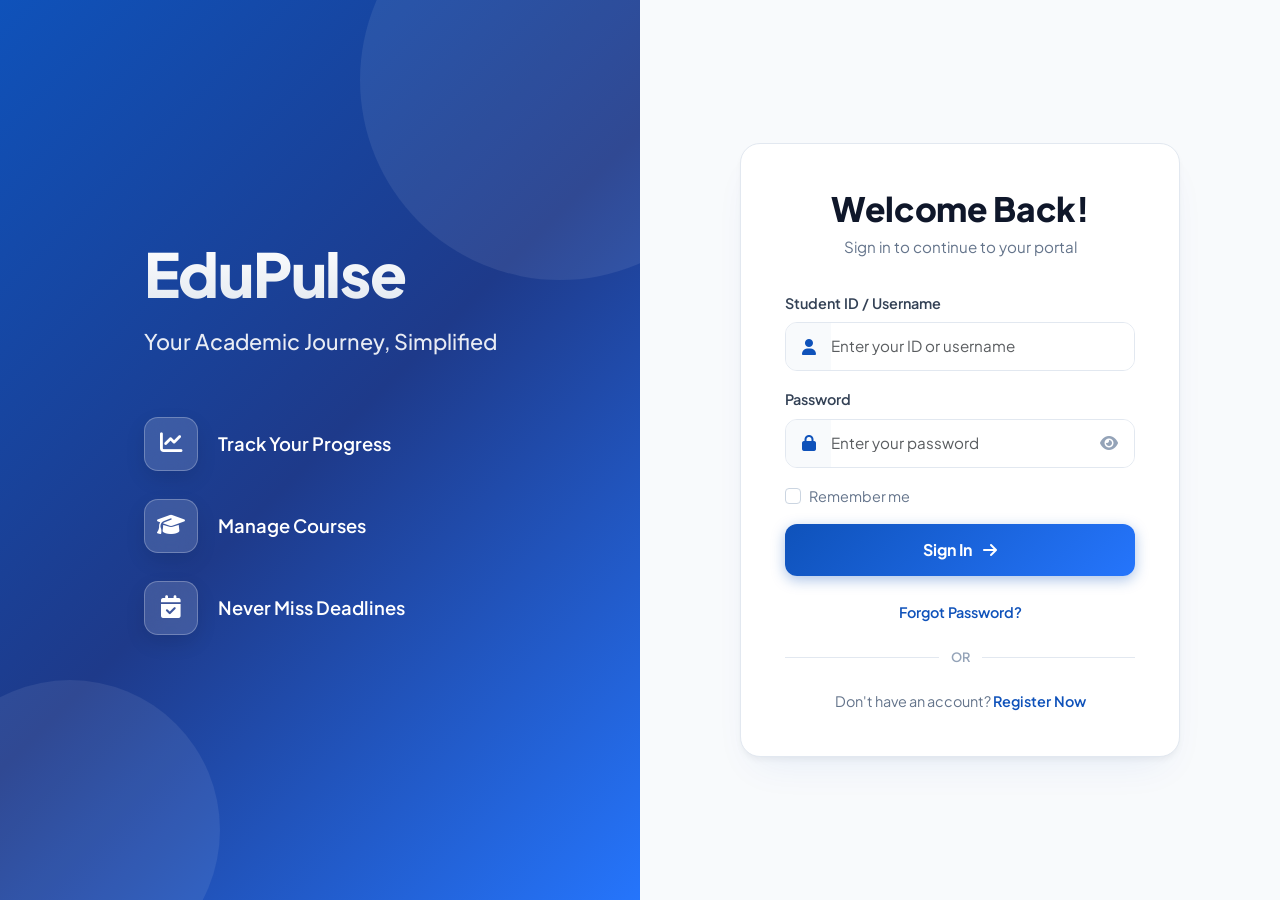
<file: index.html>
<!DOCTYPE html>
<html lang="en">

<head>
    <meta charset="UTF-8">
    <meta name="viewport" content="width=device-width, initial-scale=1.0">
    <title>EduPulse - Student Portal</title>

    <!-- Bootstrap CSS -->
    <link href="https://cdn.jsdelivr.net/npm/bootstrap@5.3.0/dist/css/bootstrap.min.css" rel="stylesheet">

    <!-- Font Awesome for icons -->
    <link rel="stylesheet" href="https://cdnjs.cloudflare.com/ajax/libs/font-awesome/6.4.0/css/all.min.css">

    <!-- Custom CSS -->
    <link rel="stylesheet" href="css/style.css">
</head>

<body>
    <div class="container-fluid">
        <div class="row min-vh-100">
            <!-- Left Side - Branding -->
            <div class="col-lg-6 left-section d-none d-lg-flex">
                <div class="content">
                    <h1 class="brand-title">EduPulse</h1>
                    <p class="brand-subtitle">Your Academic Journey, Simplified</p>
                    <div class="features">
                        <div class="feature-item">
                            <i class="fas fa-chart-line"></i>
                            <span>Track Your Progress</span>
                        </div>
                        <div class="feature-item">
                            <i class="fas fa-graduation-cap"></i>
                            <span>Manage Courses</span>
                        </div>
                        <div class="feature-item">
                            <i class="fas fa-calendar-check"></i>
                            <span>Never Miss Deadlines</span>
                        </div>
                    </div>
                </div>
            </div>

            <!-- Right Side - Login Form -->
            <div class="col-lg-6 right-section d-flex align-items-center justify-content-center">
                <div class="login-container">
                    <div class="text-center mb-4">
                        <h2 class="login-title">Welcome Back!</h2>
                        <p class="login-subtitle">Sign in to continue to your portal</p>
                    </div>

                    <form id="loginForm">
                        <div class="mb-3">
                            <label for="studentId" class="form-label">Student ID / Username</label>
                            <div class="input-group">
                                <span class="input-group-text"><i class="fas fa-user"></i></span>
                                <input type="text" class="form-control" id="studentId" name="enrollment_id"
                                    placeholder="Enter your ID or username" required>
                            </div>
                        </div>

                        <div class="mb-3">
                            <label for="password" class="form-label">Password</label>
                            <div class="input-group">
                                <span class="input-group-text"><i class="fas fa-lock"></i></span>
                                <input type="password" class="form-control" id="password" name="password"
                                    placeholder="Enter your password" required>
                                <span class="input-group-text toggle-password" id="togglePassword">
                                    <i class="fas fa-eye"></i>
                                </span>
                            </div>
                        </div>

                        <div class="mb-3 form-check">
                            <input type="checkbox" class="form-check-input" id="rememberMe">
                            <label class="form-check-label" for="rememberMe">Remember me</label>
                        </div>

                        <button type="submit" class="btn btn-primary w-100 login-btn">
                            Sign In <i class="fas fa-arrow-right ms-2"></i>
                        </button>
                    </form>

                    <div class="text-center mt-4">
                        <a href="#" class="forgot-link">Forgot Password?</a>
                    </div>

                    <div class="divider">
                        <span>OR</span>
                    </div>

                    <div class="text-center">
                        <p class="register-text">Don't have an account? <a href="#" class="register-link">Register
                                Now</a></p>
                    </div>
                </div>
            </div>
        </div>
    </div>

    <!-- Bootstrap JS -->
    <script src="https://cdn.jsdelivr.net/npm/bootstrap@5.3.0/dist/js/bootstrap.bundle.min.js"></script>

    <!-- Custom JS -->
    <script src="js/script.js"></script>

    <!-- Login Handler -->
    <script>
        document.getElementById('loginForm').addEventListener('submit', function (e) {
            e.preventDefault();

            // Get input values
            const enrollmentId = document.getElementById('studentId').value;
            const password = document.getElementById('password').value;

            // Create form data
            const formData = new FormData();
            formData.append('enrollment_id', enrollmentId);
            formData.append('password', password);

            // Show loading state
            const submitBtn = this.querySelector('button[type="submit"]');
            const originalText = submitBtn.innerHTML;
            submitBtn.innerHTML = '<i class="fas fa-spinner fa-spin"></i> Logging in...';
            submitBtn.disabled = true;

            // Send data to PHP
            console.log('Attempting login...');
            console.log('Username:', enrollmentId);

            fetch('./backend/api/login.php', {
                method: 'POST',
                body: formData
            })
                .then(response => {
                    console.log('Response status:', response.status);
                    return response.json();
                })
                .then(data => {
                    console.log('Login response:', data);

                    if (data.success) {
                        const rememberMe = document.getElementById('rememberMe')?.checked;
                        if (rememberMe) {
                            localStorage.setItem('studentId', enrollmentId);
                        } else {
                            localStorage.removeItem('studentId');
                        }

                        // Redirect based on user type
                        if (data.data.user_type === 'admin') {
                            window.location.href = 'admin/dashboard.html';
                        } else {
                            window.location.href = 'dashboard.html';
                        }
                    } else {
                        alert('❌ ' + data.message);
                        submitBtn.innerHTML = originalText;
                        submitBtn.disabled = false;
                    }
                })
                .catch(error => {
                    console.error('Error:', error);
                    alert('❌ Connection error. Please check console for details.');
                    submitBtn.innerHTML = originalText;
                    submitBtn.disabled = false;
                });
        });
    </script>
</body>

</html>
</file>
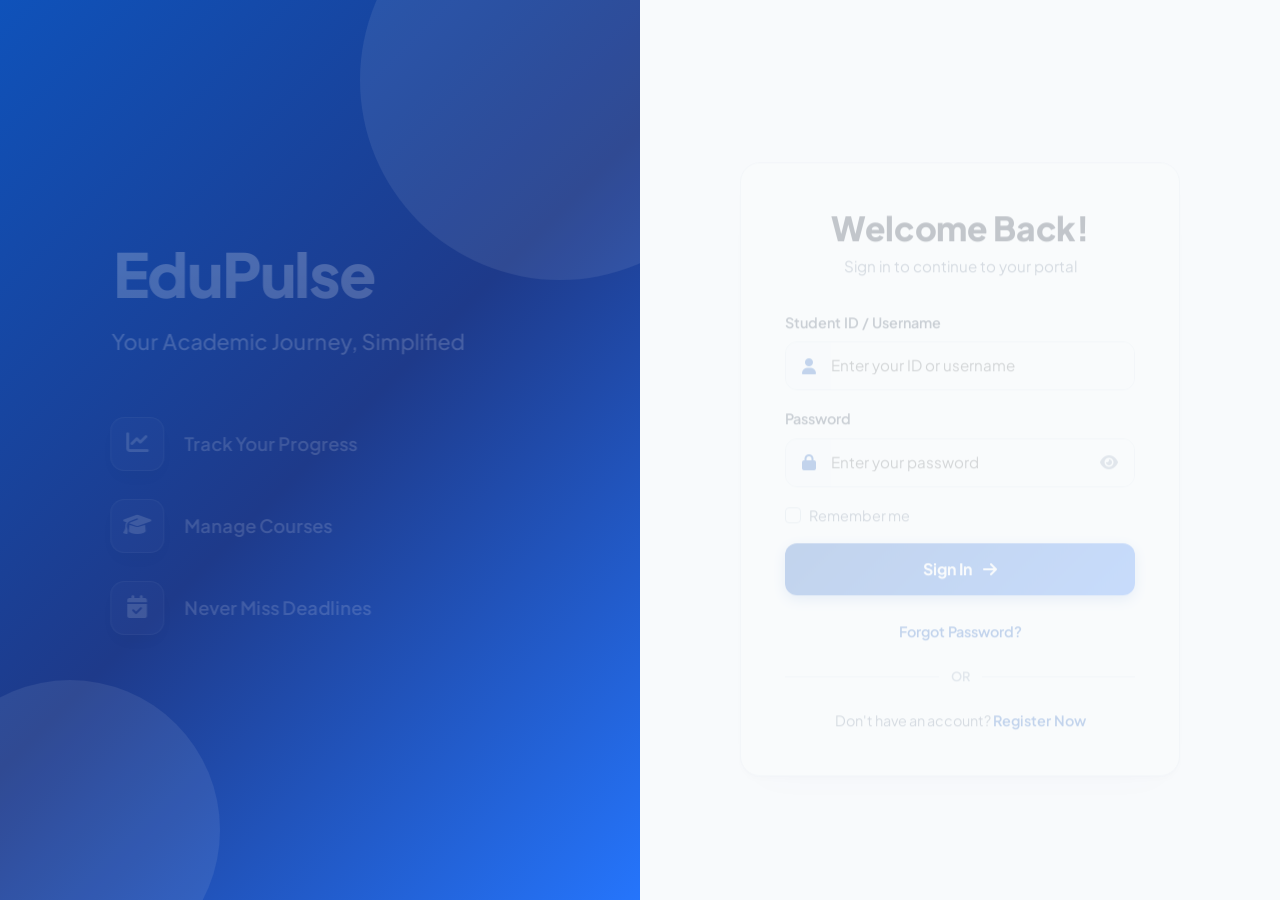
<file: profile.html>
<!DOCTYPE html>
<html lang="en">
<head>
    <meta charset="UTF-8">
    <meta name="viewport" content="width=device-width, initial-scale=1.0">
    <title>Profile - EduPulse</title>
    
    <!-- Bootstrap CSS -->
    <link href="https://cdn.jsdelivr.net/npm/bootstrap@5.3.0/dist/css/bootstrap.min.css" rel="stylesheet">
    
    <!-- Font Awesome -->
    <link rel="stylesheet" href="https://cdnjs.cloudflare.com/ajax/libs/font-awesome/6.4.0/css/all.min.css">
    
    <!-- Custom CSS -->
    <link rel="stylesheet" href="css/dashboard.css">
    <link rel="stylesheet" href="css/profile.css">
    <link rel="stylesheet" href="css/chatbot.css">
</head>
<body>
    <!-- Sidebar -->
    <div class="sidebar" id="sidebar">
        <div class="logo">
            <h3><i class="fas fa-graduation-cap me-2"></i>EduPulse</h3>
        </div>
        
        <ul class="nav-menu">
            <li>
                <a href="dashboard.html">
                    <i class="fas fa-home"></i>
                    <span>Dashboard</span>
                </a>
            </li>
            <li>
                <a href="analytics.html">
                    <i class="fas fa-chart-line"></i>
                    <span>Analytics</span>
                </a>
            </li>
            <li>
                <a href="courses.html">
                    <i class="fas fa-book"></i>
                    <span>Courses</span>
                </a>
            </li>
            <li>
                <a href="grades.html">
                    <i class="fas fa-chart-bar"></i>
                    <span>Grades</span>
                </a>
            </li>
            <li>
                <a href="attendance.html">
                    <i class="fas fa-calendar-check"></i>
                    <span>Attendance</span>
                </a>
            </li>
            <li>
                <a href="assignments.html">
                    <i class="fas fa-tasks"></i>
                    <span>Assignments</span>
                </a>
            </li>
              <li>
                <a href="extracurricular.html">
                    <i class="fas fa-trophy"></i>
                    <span>Activities</span>
                </a>
            </li>
            <li class="active">
                <a href="profile.html">
                    <i class="fas fa-user"></i>
                    <span>Profile</span>
                </a>
            </li>
        </ul>
        
        <div class="sidebar-footer">
            <a href="backend/api/logout.php" class="logout-btn">
                <i class="fas fa-sign-out-alt"></i>
                <span>Logout</span>
            </a>
        </div>
    </div>

    <!-- Main Content -->
    <div class="main-content">
        <!-- Top Navigation -->
        <nav class="top-nav">
            <div class="nav-left">
                <button class="toggle-btn" id="toggleSidebar">
                    <i class="fas fa-bars"></i>
                </button>
                <h4 class="page-title">My Profile</h4>
            </div>
            <div class="nav-right">
                <div class="profile-dropdown">
                    <img src="https://ui-avatars.com/api/?name=Student&background=0F52BA&color=fff" alt="Profile">
                    <span>Student</span>
                </div>
            </div>
        </nav>

        <!-- Profile Content -->
        <div class="dashboard-container">
            <div class="row g-4">
                <!-- Left Column - Profile Card -->
                <div class="col-lg-4">
                    <!-- Profile Overview -->
                    <div class="card profile-card">
                        <div class="card-body text-center">
                            <div class="profile-image-container">
                                <img src="https://ui-avatars.com/api/?name=John+Doe&background=667eea&color=fff&size=150" alt="Profile" class="profile-image">
                                <button class="edit-profile-btn" id="changePhotoBtn">
                                    <i class="fas fa-camera"></i>
                                </button>
                                <input type="file" id="photoInput" accept="image/png, image/jpeg, image/jpg" style="display: none;">
                            </div>
                            <div id="uploadActions" class="mt-2" style="display: none;">
                                <button class="btn btn-success btn-sm me-2" id="confirmUploadBtn">
                                    <i class="fas fa-check me-1"></i> Upload
                                </button>
                                <button class="btn btn-danger btn-sm" id="cancelUploadBtn">
                                    <i class="fas fa-times me-1"></i> Cancel
                                </button>
                            </div>
                            <h4 class="profile-name">Student</h4>
                            <p class="profile-id">Student ID: --</p>
                            <p class="profile-program">--</p>
                            
                            <div class="profile-stats">
                                <div class="stat-item">
                                    <h5>--</h5>
                                    <p>CGPA</p>
                                </div>
                                <div class="stat-item">
                                    <h5>--</h5>
                                    <p>Semester</p>
                                </div>
                                <div class="stat-item">
                                    <h5>--</h5>
                                    <p>Attendance</p>
                                </div>
                            </div>

                            <button class="btn btn-primary w-100 mb-2" id="editProfileBtn">
                                <i class="fas fa-edit me-2"></i>Edit Profile
                            </button>
                            <button class="btn btn-outline-secondary w-100" id="changePasswordBtn">
                                <i class="fas fa-key me-2"></i>Change Password
                            </button>
                        </div>
                    </div>

                    <!-- Academic Summary -->
                    <div class="card mt-4">
                        <div class="card-header">
                            <h5><i class="fas fa-graduation-cap me-2"></i>Academic Summary</h5>
                        </div>
                        <div class="card-body">
                            <div class="summary-item">
                                <div class="summary-label">
                                    <i class="fas fa-calendar-alt"></i>
                                    <span>Year of Joining</span>
                                </div>
                                <div class="summary-value" id="summaryAdmissionYear">--</div>
                            </div>
                            <div class="summary-item">
                                <div class="summary-label">
                                    <i class="fas fa-book"></i>
                                    <span>Graded Credits</span>
                                </div>
                                <div class="summary-value" id="summaryTotalCredits">--</div>
                            </div>
                            <div class="summary-item">
                                <div class="summary-label">
                                    <i class="fas fa-chalkboard-teacher"></i>
                                    <span>Current Sem Courses</span>
                                </div>
                                <div class="summary-value" id="summaryCurrentCourses">--</div>
                            </div>
                            <div class="summary-item">
                                <div class="summary-label">
                                    <i class="fas fa-calendar-check"></i>
                                    <span>Expected Graduation</span>
                                </div>
                                <div class="summary-value" id="summaryExpectedGrad">--</div>
                            </div>
                        </div>
                    </div>
                </div>

                <!-- Right Column - Details -->
                <div class="col-lg-8">
                    <!-- Personal Information -->
                    <div class="card">
                        <div class="card-header">
                            <h5><i class="fas fa-user me-2"></i>Personal Information</h5>
                        </div>
                        <div class="card-body">
                            <form id="personalInfoForm">
                                <div class="row g-3">
                                    <div class="col-md-6">
                                        <label class="form-label">Full Name</label>
                                        <input type="text" class="form-control" value="" disabled id="fullName">
                                    </div>
                                    <div class="col-md-6">
                                        <label class="form-label">Date of Birth</label>
                                        <input type="date" class="form-control" value="" disabled id="dob">
                                    </div>
                                    <div class="col-md-6">
                                        <label class="form-label">Gender</label>
                                        <select class="form-select" disabled id="gender">
                                            <option>Male</option>
                                            <option>Female</option>
                                            <option>Other</option>
                                        </select>
                                    </div>
                                    <div class="col-md-6">
                                        <label class="form-label">Email Address</label>
                                        <input type="email" class="form-control" value="" disabled id="email">
                                    </div>
                                    <div class="col-md-6">
                                        <label class="form-label">Phone Number</label>
                                        <input type="tel" class="form-control" value="" disabled id="phone">
                                    </div>
                                    <div class="col-12">
                                        <label class="form-label">Address</label>
                                        <textarea class="form-control" rows="2" disabled id="address"></textarea>
                                    </div>
                                </div>
                                <div class="mt-3" id="formButtons" style="display: none;">
                                    <button type="submit" class="btn btn-primary">
                                        <i class="fas fa-save me-2"></i>Save Changes
                                    </button>
                                    <button type="button" class="btn btn-secondary" id="cancelEditBtn">
                                        Cancel
                                    </button>
                                </div>
                            </form>
                        </div>
                    </div>

                    <!-- Academic Documents Vault -->
                    <div class="card mt-4" id="academicDocumentsCard">
                        <div class="card-header d-flex justify-content-between align-items-center flex-wrap gap-2">
                            <h5 class="m-0"><i class="fas fa-folder-open me-2"></i>Academic Documents</h5>
                            <span class="badge bg-light text-dark border" id="storageBackendBadge">Storage: checking...</span>
                        </div>
                        <div class="card-body">
                            <form id="uploadDocumentForm" class="row g-2 align-items-end mb-3 pb-3 border-bottom">
                                <div class="col-md-4">
                                    <label class="form-label small fw-semibold mb-1" for="docTitleInput">Document Title</label>
                                    <input type="text" class="form-control form-control-sm" id="docTitleInput" name="title" placeholder="e.g. Sem 4 Marksheet" maxlength="200" required>
                                </div>
                                <div class="col-md-3">
                                    <label class="form-label small fw-semibold mb-1" for="docTypeSelect">Category</label>
                                    <select class="form-select form-select-sm" id="docTypeSelect" name="doc_type">
                                        <option value="transcript">Transcript</option>
                                        <option value="marksheet">Marksheet</option>
                                        <option value="certificate">Certificate</option>
                                        <option value="project_report">Project Report</option>
                                        <option value="id_proof">ID Proof</option>
                                        <option value="other" selected>Other</option>
                                    </select>
                                </div>
                                <div class="col-md-3">
                                    <label class="form-label small fw-semibold mb-1" for="docFileInput">File (PDF, DOC, JPG, PNG, &le;10MB)</label>
                                    <input type="file" class="form-control form-control-sm" id="docFileInput" name="document" accept=".pdf,.doc,.docx,.png,.jpg,.jpeg" required>
                                </div>
                                <div class="col-md-2 d-grid">
                                    <button type="submit" class="btn btn-sm btn-primary" id="uploadDocBtn">
                                        <i class="fas fa-cloud-upload-alt me-1"></i>Upload
                                    </button>
                                </div>
                            </form>
                            <div id="documentsAlert" class="d-none"></div>
                            <div id="academicDocumentsList">
                                <div class="text-muted small py-2">Loading academic documents...</div>
                            </div>
                        </div>
                    </div>
                </div>
            </div>
        </div>
    </div>

    <!-- Change Password Modal -->
    <div class="modal fade" id="passwordModal" tabindex="-1">
        <div class="modal-dialog">
            <div class="modal-content">
                <div class="modal-header">
                    <h5 class="modal-title">Change Password</h5>
                    <button type="button" class="btn-close" data-bs-dismiss="modal"></button>
                </div>
                <div class="modal-body">
                    <form id="passwordForm">
                     <div class="mb-3">
                         <label class="form-label">Current Password</label>
                        <input type="password" class="form-control" name="current_password" required>
                     </div>
                 <div class="mb-3">
                      <label class="form-label">New Password</label>
                        <input type="password" class="form-control" name="new_password" required>
                </div>
                <div class="mb-3">
                      <label class="form-label">Confirm New Password</label>
                     <input type="password" class="form-control" name="confirm_password" required>
                 </div>
                </form>
                </div>
                <div class="modal-footer">
                    <button type="button" class="btn btn-secondary" data-bs-dismiss="modal">Cancel</button>
                    <button type="button" class="btn btn-primary" id="savePasswordBtn">Change Password</button>
                </div>
            </div>
        </div>
    </div>

    <!-- Bootstrap JS -->
    <script src="https://cdn.jsdelivr.net/npm/bootstrap@5.3.0/dist/js/bootstrap.bundle.min.js"></script>
    
    <!-- Profile Data Loader -->
    <script>
    (function initSidebar() {
        const toggleBtn = document.getElementById('toggleSidebar');
        const sidebar = document.getElementById('sidebar');
        if (toggleBtn && sidebar) {
            toggleBtn.addEventListener('click', () => sidebar.classList.toggle('active'));
        }
    })();

    let profileData = null;
    let isEditMode = false;
    
    window.addEventListener('DOMContentLoaded', function() {
        console.log('Loading profile data...');
        loadProfile();
        loadDocuments();
        setupEventListeners();
    });
    
    function loadProfile() {
        fetch('./backend/api/get_profile.php', { credentials: 'same-origin' })
            .then(async response => {
                if (response.status === 401) {
                    window.location.href = 'index.html';
                    return null;
                }
                return response.json();
            })
            .then(data => {
                if (!data) return;
                
                if (data.success) {
                    profileData = data.data;
                    displayProfile(profileData);
                    
                    // Also load dashboard stats
                    loadDashboardStats();
                } else {
                    window.location.href = 'index.html';
                }
            })
            .catch(error => {
                console.error('Error:', error);
                window.location.href = 'index.html';
            });
    }
    
    function displayProfile(profile) {
        // Update top nav profile
        document.querySelector('.profile-dropdown span').textContent = 
            `${profile.first_name} ${profile.last_name}`;
        
        let profileImgUrl;
        if (profile.profile_photo_url) {
            profileImgUrl = profile.profile_photo_url;
        } else if (profile.profile_photo && profile.profile_photo !== 'default-avatar.png') {
            profileImgUrl = 'backend/api/download_document.php?type=profile';
        } else {
            profileImgUrl = `https://ui-avatars.com/api/?name=${encodeURIComponent((profile.first_name || '') + ' ' + (profile.last_name || ''))}&background=667eea&color=fff&size=150`;
        }
        
        // Update profile card
        document.querySelector('.profile-image').src = profileImgUrl;
        document.querySelector('.profile-dropdown img').src = profileImgUrl;
        document.querySelector('.profile-name').textContent = 
            `${profile.first_name} ${profile.last_name}`;
        document.querySelector('.profile-id').textContent = 
            `Student ID: ${profile.enrollment_id}`;
        document.querySelector('.profile-program').textContent = 
            `${profile.program} - ${profile.department}`;
        
        // Update semester in stats
        document.querySelectorAll('.profile-stats .stat-item h5')[1].textContent = 
            `${profile.current_semester}${getSuffix(profile.current_semester)}`;
        
        // Update form fields
        document.getElementById('fullName').value = 
            `${profile.first_name} ${profile.last_name}`;
        document.getElementById('dob').value = profile.date_of_birth || '';
        document.getElementById('gender').value = profile.gender || 'Male';
        document.getElementById('email').value = profile.email;
        document.getElementById('phone').value = profile.phone || '';
        document.getElementById('address').value = profile.address || '';
        
        // Update academic summary
        const admYear = parseInt(profile.admission_year, 10);
        const duration = String(profile.program || '').toUpperCase() === 'MCA' ? 2 : 4;
        document.getElementById('summaryAdmissionYear').textContent = admYear || '--';
        document.getElementById('summaryExpectedGrad').textContent = admYear ? (admYear + duration) : '--';
    }
    
    function loadDashboardStats() {
        fetch('./backend/api/get_dashboard.php', { credentials: 'same-origin' })
            .then(response => response.json())
            .then(data => {
                if (data.success && data.data && data.data.stats) {
                    const stats = data.data.stats;
                    document.querySelectorAll('.profile-stats .stat-item h5')[0].textContent =
                        stats.cgpa !== null && stats.cgpa !== undefined ? Number(stats.cgpa).toFixed(2) : '--';
                    document.querySelectorAll('.profile-stats .stat-item h5')[2].textContent =
                        stats.attendance !== null && stats.attendance !== undefined ? stats.attendance + '%' : '--';
                    document.getElementById('summaryTotalCredits').textContent = stats.total_graded_credits ?? '--';
                    document.getElementById('summaryCurrentCourses').textContent = stats.total_courses ?? '--';
                }
            })
            .catch(error => console.error('Error loading stats:', error));
    }
    
    function getSuffix(num) {
        const j = num % 10;
        const k = num % 100;
        if (j == 1 && k != 11) return "st";
        if (j == 2 && k != 12) return "nd";
        if (j == 3 && k != 13) return "rd";
        return "th";
    }
    
    function setupEventListeners() {
        // Edit Profile Button
        document.getElementById('editProfileBtn').addEventListener('click', function() {
            isEditMode = true;
            enableEditMode();
        });
        
        // Cancel Edit Button
        document.getElementById('cancelEditBtn').addEventListener('click', function() {
            isEditMode = false;
            disableEditMode();
            displayProfile(profileData); // Restore original data
        });
        
        // Save Profile Form
        document.getElementById('personalInfoForm').addEventListener('submit', function(e) {
            e.preventDefault();
            saveProfile();
        });
        
        // Change Password Button
        document.getElementById('changePasswordBtn').addEventListener('click', function() {
            const modal = new bootstrap.Modal(document.getElementById('passwordModal'));
            modal.show();
        });
        
       // Save Password Button
        document.getElementById('savePasswordBtn').addEventListener('click', function() {
            changePassword();
        });
        
        // Change Photo Button Setup (cloning removes duplicate listeners from js/profile.js)
        const originalBtn = document.getElementById('changePhotoBtn');
        const changePhotoBtn = originalBtn.cloneNode(true);
        originalBtn.parentNode.replaceChild(changePhotoBtn, originalBtn);

        const photoInput = document.getElementById('photoInput');
        const uploadActions = document.getElementById('uploadActions');
        const confirmUploadBtn = document.getElementById('confirmUploadBtn');
        const cancelUploadBtn = document.getElementById('cancelUploadBtn');
        let originalPhotoSrc = '';

        changePhotoBtn.addEventListener('click', function() {
            photoInput.click();
        });

        photoInput.addEventListener('change', function() {
            if (this.files && this.files[0]) {
                const file = this.files[0];
                
                // Client-side validations
                const allowedTypes = ['image/jpeg', 'image/png', 'image/jpg'];
                if (!allowedTypes.includes(file.type)) {
                    alert('Please select a valid image file (JPG, JPEG, PNG).');
                    this.value = '';
                    return;
                }
                if (file.size > 2 * 1024 * 1024) {
                    alert('File size exceeds 2MB limit.');
                    this.value = '';
                    return;
                }

                // Cache the original photo source to allow revert/cancel
                if (!originalPhotoSrc) {
                    originalPhotoSrc = document.querySelector('.profile-image').src;
                }

                // Show local preview
                const reader = new FileReader();
                reader.onload = function(e) {
                    document.querySelector('.profile-image').src = e.target.result;
                    uploadActions.style.display = 'block';
                };
                reader.readAsDataURL(file);
            }
        });

        cancelUploadBtn.addEventListener('click', function() {
            if (originalPhotoSrc) {
                document.querySelector('.profile-image').src = originalPhotoSrc;
            }
            photoInput.value = '';
            uploadActions.style.display = 'none';
        });

        confirmUploadBtn.addEventListener('click', function() {
            const file = photoInput.files[0];
            if (!file) return;

            const formData = new FormData();
            formData.append('photo', file);

            // Set loading state
            confirmUploadBtn.disabled = true;
            cancelUploadBtn.disabled = true;
            changePhotoBtn.disabled = true;
            const originalConfirmText = confirmUploadBtn.innerHTML;
            confirmUploadBtn.innerHTML = '<span class="spinner-border spinner-border-sm me-1"></span> Uploading...';

            fetch('./backend/api/upload_photo.php', {
                method: 'POST',
                body: formData
            })
            .then(response => response.json())
            .then(data => {
                if (data.success) {
                    alert('✅ Profile photo uploaded successfully!');
                    
                    // Path to updated profile image
                    const newPhotoUrl = data.data.photo_url || `uploads/profile_photos/${data.data.profile_photo}`;
                    
                    // Update views
                    document.querySelector('.profile-image').src = newPhotoUrl;
                    document.querySelector('.profile-dropdown img').src = newPhotoUrl;
                    
                    // Update state variables
                    if (profileData) {
                        profileData.profile_photo = data.data.profile_photo;
                    }
                    
                    originalPhotoSrc = newPhotoUrl;
                    uploadActions.style.display = 'none';
                    photoInput.value = '';
                } else {
                    alert('❌ ' + data.message);
                    // Revert local preview
                    if (originalPhotoSrc) {
                        document.querySelector('.profile-image').src = originalPhotoSrc;
                    }
                    uploadActions.style.display = 'none';
                    photoInput.value = '';
                }
            })
            .catch(error => {
                console.error('Error uploading photo:', error);
                alert('❌ Error uploading photo');
                // Revert local preview
                if (originalPhotoSrc) {
                    document.querySelector('.profile-image').src = originalPhotoSrc;
                }
                uploadActions.style.display = 'none';
                photoInput.value = '';
            })
            .finally(() => {
                confirmUploadBtn.disabled = false;
                cancelUploadBtn.disabled = false;
                changePhotoBtn.disabled = false;
                confirmUploadBtn.innerHTML = originalConfirmText;
            });
        });
    }
    
    function enableEditMode() {
        // Enable editable fields
        document.getElementById('email').disabled = false;
        document.getElementById('phone').disabled = false;
        document.getElementById('address').disabled = false;
        
        // Show save/cancel buttons
        document.getElementById('formButtons').style.display = 'block';
        
        // Change edit button text
        document.getElementById('editProfileBtn').innerHTML = 
            '<i class="fas fa-times me-2"></i>Editing...';
        document.getElementById('editProfileBtn').disabled = true;
    }
    
    function disableEditMode() {
        // Disable editable fields
        document.getElementById('email').disabled = true;
        document.getElementById('phone').disabled = true;
        document.getElementById('address').disabled = true;
        
        // Hide save/cancel buttons
        document.getElementById('formButtons').style.display = 'none';
        
        // Reset edit button
        document.getElementById('editProfileBtn').innerHTML = 
            '<i class="fas fa-edit me-2"></i>Edit Profile';
        document.getElementById('editProfileBtn').disabled = false;
    }
    
    function saveProfile() {
        const email = document.getElementById('email').value;
        const phone = document.getElementById('phone').value;
        const address = document.getElementById('address').value;
        
        // Validate
        if (!email || !phone) {
            alert('Email and phone are required!');
            return;
        }
        
        // Create form data
        const formData = new FormData();
        formData.append('email', email);
        formData.append('phone', phone);
        formData.append('address', address);
        
        // Show loading
        const submitBtn = document.querySelector('#personalInfoForm button[type="submit"]');
        const originalText = submitBtn.innerHTML;
        submitBtn.innerHTML = '<i class="fas fa-spinner fa-spin me-2"></i>Saving...';
        submitBtn.disabled = true;
        
        // Send update
        fetch('./backend/api/update_profile.php', {
            method: 'POST',
            body: formData
        })
        .then(response => response.json())
        .then(data => {
            if (data.success) {
                alert('✅ Profile updated successfully!');
                
                // Update stored profile data
                profileData.email = email;
                profileData.phone = phone;
                profileData.address = address;
                
                // Exit edit mode
                disableEditMode();
            } else {
                alert('❌ ' + data.message);
            }
            
            submitBtn.innerHTML = originalText;
            submitBtn.disabled = false;
        })
        .catch(error => {
            console.error('Error:', error);
            alert('❌ Error updating profile');
            submitBtn.innerHTML = originalText;
            submitBtn.disabled = false;
        });
    }
    function changePassword() {
    const currentPassword = document.querySelector('#passwordForm input[name="current_password"]').value;
    const newPassword = document.querySelector('#passwordForm input[name="new_password"]').value;
    const confirmPassword = document.querySelector('#passwordForm input[name="confirm_password"]').value;
    
    // Client-side validation
    if (!currentPassword || !newPassword || !confirmPassword) {
        alert('All fields are required!');
        return;
    }
    
    if (newPassword !== confirmPassword) {
        alert('New passwords do not match!');
        return;
    }
    
    if (newPassword.length < 6) {
        alert('Password must be at least 6 characters!');
        return;
    }
    
    // Create form data
    const formData = new FormData();
    formData.append('current_password', currentPassword);
    formData.append('new_password', newPassword);
    formData.append('confirm_password', confirmPassword);
    
    // Show loading
    const saveBtn = document.getElementById('savePasswordBtn');
    const originalText = saveBtn.innerHTML;
    saveBtn.innerHTML = '<i class="fas fa-spinner fa-spin"></i> Changing...';
    saveBtn.disabled = true;
    
    // Send request
    fetch('./backend/api/change_password.php', {
        method: 'POST',
        body: formData
    })
    .then(response => response.json())
    .then(data => {
        if (data.success) {
            alert('✅ ' + data.message + '\n\nPlease login again with your new password.');
            // Close modal
            bootstrap.Modal.getInstance(document.getElementById('passwordModal')).hide();
            // Redirect to login
            setTimeout(() => {
                window.location.href = 'index.html';
            }, 1000);
        } else {
            alert('❌ ' + data.message);
            saveBtn.innerHTML = originalText;
            saveBtn.disabled = false;
        }
    })
    .catch(error => {
        console.error('Error:', error);
        alert('❌ Error changing password');
        saveBtn.innerHTML = originalText;
        saveBtn.disabled = false;
    });
}

    function escDocHtml(str) {
        return String(str ?? '')
            .replace(/&/g, '&amp;')
            .replace(/</g, '&lt;')
            .replace(/>/g, '&gt;')
            .replace(/"/g, '&quot;')
            .replace(/'/g, '&#39;');
    }

    function showDocAlert(type, msg) {
        const box = document.getElementById('documentsAlert');
        if (!box) return;
        box.className = `alert alert-${type} alert-dismissible fade show py-2 small`;
        box.innerHTML = `${escDocHtml(msg)}<button type="button" class="btn-close btn-sm" data-bs-dismiss="alert"></button>`;
    }

    function loadDocuments() {
        fetch('./backend/api/get_documents.php', { credentials: 'same-origin' })
            .then(r => r.json())
            .then(payload => {
                const badge = document.getElementById('storageBackendBadge');
                const listEl = document.getElementById('academicDocumentsList');
                if (!payload || !payload.success || !payload.data) {
                    if (listEl) listEl.innerHTML = '<div class="text-muted small">Unable to load documents.</div>';
                    return;
                }
                const st = payload.data.storage || {};
                if (badge) {
                    badge.textContent = st.driver === 'azure' ? 'Storage: Azure Blob' : 'Storage: Local Disk';
                }
                const docs = payload.data.documents || [];
                if (!listEl) return;
                if (!docs.length) {
                    listEl.innerHTML = '<div class="text-muted small py-2">No academic documents uploaded yet.</div>';
                    return;
                }
                listEl.innerHTML = `<div class="list-group list-group-flush">${docs.map(d => {
                    const kb = (Number(d.file_size || 0) / 1024).toFixed(1);
                    return `
                        <div class="list-group-item px-0 d-flex justify-content-between align-items-center gap-2 flex-wrap">
                            <div>
                                <div class="fw-semibold text-dark small">${escDocHtml(d.title)}</div>
                                <div class="text-muted" style="font-size: 0.78rem;">
                                    <span class="badge bg-light text-dark border me-1">${escDocHtml(d.doc_type)}</span>
                                    ${escDocHtml(d.file_name)} &bull; ${kb} KB &bull; ${escDocHtml(d.storage_provider)}
                                </div>
                            </div>
                            <div class="d-flex gap-2">
                                <a href="${escDocHtml(d.download_url)}" target="_blank" rel="noopener noreferrer" class="btn btn-sm btn-outline-primary py-0 px-2">
                                    <i class="fas fa-download me-1"></i>View
                                </a>
                                <button type="button" class="btn btn-sm btn-outline-danger py-0 px-2 delete-doc-btn" data-doc-id="${Number(d.document_id)}">
                                    <i class="fas fa-trash"></i>
                                </button>
                            </div>
                        </div>
                    `;
                }).join('')}</div>`;
            })
            .catch(err => console.error('Documents load error:', err));
    }

    (function setupDocumentHandlers() {
        const form = document.getElementById('uploadDocumentForm');
        const listEl = document.getElementById('academicDocumentsList');
        if (form) {
            form.addEventListener('submit', function(e) {
                e.preventDefault();
                const btn = document.getElementById('uploadDocBtn');
                const orig = btn.innerHTML;
                btn.disabled = true;
                btn.innerHTML = '<span class="spinner-border spinner-border-sm"></span>';
                fetch('./backend/api/upload_document.php', {
                    method: 'POST',
                    credentials: 'same-origin',
                    body: new FormData(form)
                })
                .then(r => r.json())
                .then(data => {
                    if (data.success) {
                        showDocAlert('success', data.message || 'Document uploaded.');
                        form.reset();
                        loadDocuments();
                    } else {
                        showDocAlert('danger', data.message || 'Upload failed.');
                    }
                })
                .catch(() => showDocAlert('danger', 'Network error uploading document.'))
                .finally(() => {
                    btn.disabled = false;
                    btn.innerHTML = orig;
                });
            });
        }
        if (listEl) {
            listEl.addEventListener('click', function(e) {
                const delBtn = e.target.closest('.delete-doc-btn');
                if (!delBtn) return;
                const docId = Number(delBtn.getAttribute('data-doc-id'));
                if (!docId || !confirm('Delete this uploaded document?')) return;
                fetch('./backend/api/delete_document.php', {
                    method: 'POST',
                    credentials: 'same-origin',
                    headers: { 'Content-Type': 'application/json' },
                    body: JSON.stringify({ document_id: docId })
                })
                .then(r => r.json())
                .then(data => {
                    if (data.success) {
                        showDocAlert('info', 'Document deleted.');
                        loadDocuments();
                    } else {
                        showDocAlert('danger', data.message || 'Delete failed.');
                    }
                })
                .catch(() => showDocAlert('danger', 'Network error deleting document.'));
            });
        }
    })();
    </script>
    <script src="js/chatbot.js"></script>
</body>
</html>
</file>
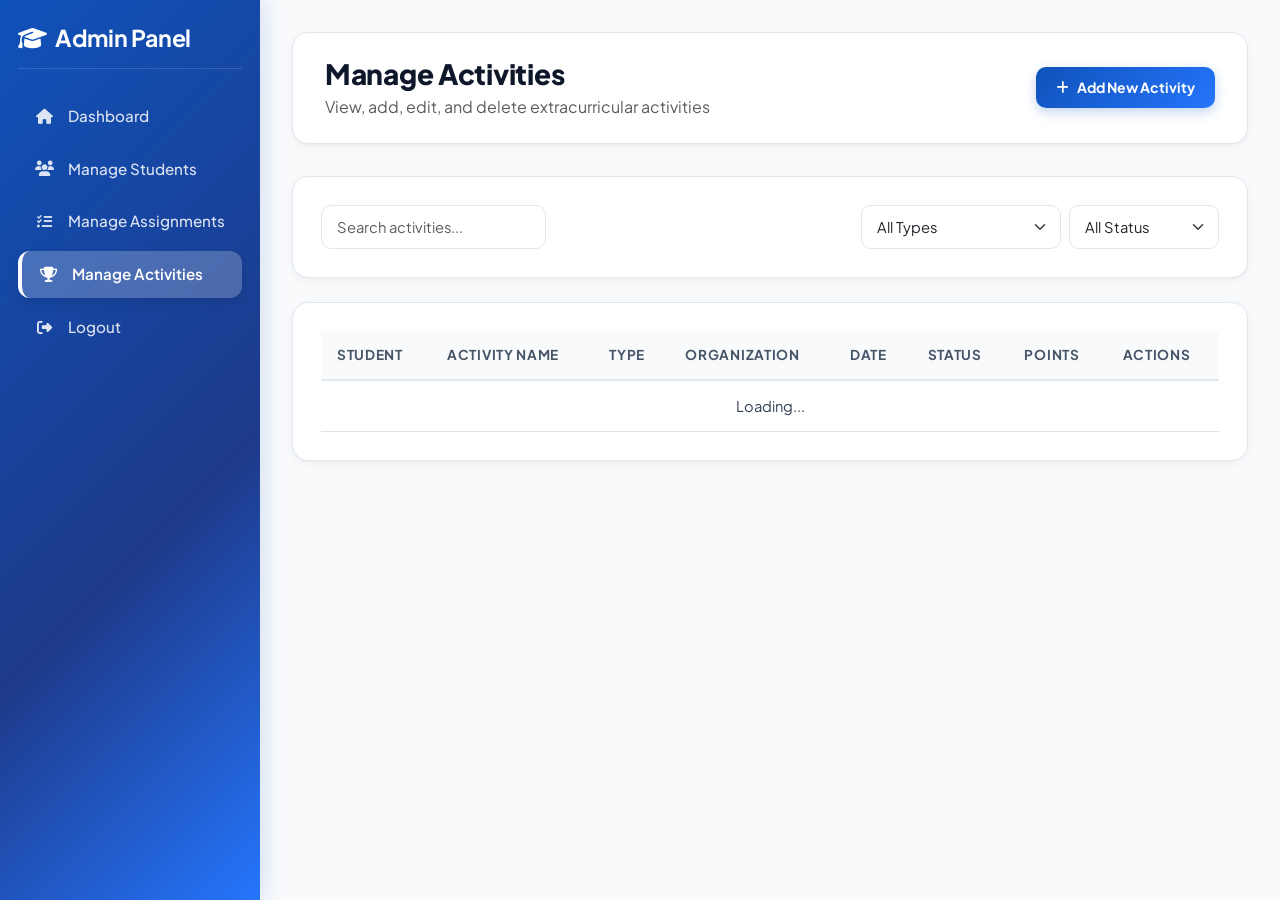
<file: admin/activities.html>
<!DOCTYPE html>
<html lang="en">
<head>
    <meta charset="UTF-8">
    <meta name="viewport" content="width=device-width, initial-scale=1.0">
    <title>Manage Activities - Admin Panel</title>
    
    <!-- Bootstrap CSS -->
    <link href="https://cdn.jsdelivr.net/npm/bootstrap@5.3.0/dist/css/bootstrap.min.css" rel="stylesheet">
    
    <!-- Font Awesome -->
    <link rel="stylesheet" href="https://cdnjs.cloudflare.com/ajax/libs/font-awesome/6.4.0/css/all.min.css">
    
    <!-- Custom CSS -->
    <link rel="stylesheet" href="css/admin-style.css">
    
    <style>
        .activity-badge {
            padding: 5px 12px;
            border-radius: 15px;
            font-size: 11px;
            font-weight: 600;
            text-transform: uppercase;
        }
        
        .badge-sports { background: #e3f2fd; color: #1976d2; }
        .badge-cultural { background: #f3e5f5; color: #7b1fa2; }
        .badge-club { background: #e8f5e9; color: #388e3c; }
        .badge-competition { background: #fff3e0; color: #f57c00; }
        .badge-certification { background: #fce4ec; color: #c2185b; }
        .badge-volunteer { background: #e0f2f1; color: #00796b; }
        .badge-achievement { background: #fff9c4; color: #f57f17; }
    </style>
</head>
<body>
    <div class="admin-container">
        <!-- Sidebar -->
        <aside class="admin-sidebar">
            <div class="admin-logo">
                <h2><i class="fas fa-graduation-cap me-2"></i>Admin Panel</h2>
            </div>
            
            <ul class="admin-menu">
                <li>
                    <a href="dashboard.html">
                        <i class="fas fa-home"></i>
                        <span>Dashboard</span>
                    </a>
                </li>
                <li>
                    <a href="students.html">
                        <i class="fas fa-users"></i>
                        <span>Manage Students</span>
                    </a>
                </li>
                <li>
                    <a href="assignments.html">
                        <i class="fas fa-tasks"></i>
                        <span>Manage Assignments</span>
                    </a>
                </li>
                <li>
                    <a href="activities.html" class="active">
                        <i class="fas fa-trophy"></i>
                        <span>Manage Activities</span>
                    </a>
                </li>
                <li>
                    <a href="../backend/api/logout.php">
                        <i class="fas fa-sign-out-alt"></i>
                        <span>Logout</span>
                    </a>
                </li>
            </ul>
        </aside>

        <!-- Main Content -->
        <main class="admin-main">
            <!-- Header -->
            <div class="admin-header">
                <div>
                    <h1>Manage Activities</h1>
                    <p class="text-muted mb-0">View, add, edit, and delete extracurricular activities</p>
                </div>
                <button class="btn btn-primary" data-bs-toggle="modal" data-bs-target="#addActivityModal">
                    <i class="fas fa-plus me-2"></i>Add New Activity
                </button>
            </div>

            <!-- Search and Filter -->
            <div class="content-card mb-4">
                <div class="d-flex justify-content-between align-items-center flex-wrap gap-3">
                    <div class="search-box">
                        <input type="text" class="form-control" id="searchActivity" placeholder="Search activities...">
                    </div>
                    <div class="d-flex gap-2">
                        <select class="form-select" id="filterType" style="width: 200px;">
                            <option value="">All Types</option>
                            <option value="Sports">Sports</option>
                            <option value="Cultural">Cultural</option>
                            <option value="Club">Club</option>
                            <option value="Competition">Competition</option>
                            <option value="Certification">Certification</option>
                            <option value="Volunteer">Volunteer</option>
                            <option value="Achievement">Achievement</option>
                        </select>
                        <select class="form-select" id="filterStatus" style="width: 150px;">
                            <option value="">All Status</option>
                            <option value="Ongoing">Ongoing</option>
                            <option value="Completed">Completed</option>
                        </select>
                    </div>
                </div>
            </div>

            <!-- Activities Table -->
            <div class="content-card">
                <div class="table-responsive">
                    <table class="table table-hover">
                        <thead>
                            <tr>
                                <th>Student</th>
                                <th>Activity Name</th>
                                <th>Type</th>
                                <th>Organization</th>
                                <th>Date</th>
                                <th>Status</th>
                                <th>Points</th>
                                <th>Actions</th>
                            </tr>
                        </thead>
                        <tbody id="activitiesTableBody">
                            <tr>
                                <td colspan="8" class="text-center">Loading...</td>
                            </tr>
                        </tbody>
                    </table>
                </div>
            </div>
        </main>
    </div>

    <!-- Add Activity Modal -->
    <div class="modal fade" id="addActivityModal" tabindex="-1">
        <div class="modal-dialog modal-lg">
            <div class="modal-content">
                <div class="modal-header">
                    <h5 class="modal-title">Add New Activity</h5>
                    <button type="button" class="btn-close" data-bs-dismiss="modal"></button>
                </div>
                <div class="modal-body">
                    <form id="addActivityForm">
                        <div class="row g-3">
                            <div class="col-md-6">
                                <label class="form-label">Select Student *</label>
                                <select class="form-select" name="student_id" id="studentSelect" required>
                                    <option value="">-- Select Student --</option>
                                </select>
                            </div>
                            <div class="col-md-6">
                                <label class="form-label">Activity Type *</label>
                                <select class="form-select" name="activity_type" required>
                                    <option value="Sports">Sports</option>
                                    <option value="Cultural">Cultural</option>
                                    <option value="Club">Club</option>
                                    <option value="Competition">Competition</option>
                                    <option value="Certification">Certification</option>
                                    <option value="Volunteer">Volunteer</option>
                                    <option value="Achievement">Achievement</option>
                                </select>
                            </div>
                            <div class="col-12">
                                <label class="form-label">Activity Name *</label>
                                <input type="text" class="form-control" name="activity_name" required>
                            </div>
                            <div class="col-12">
                                <label class="form-label">Description</label>
                                <textarea class="form-control" name="description" rows="3"></textarea>
                            </div>
                            <div class="col-md-6">
                                <label class="form-label">Organization</label>
                                <input type="text" class="form-control" name="organization">
                            </div>
                            <div class="col-md-6">
                                <label class="form-label">Achievement/Award</label>
                                <input type="text" class="form-control" name="achievement">
                            </div>
                            <div class="col-md-4">
                                <label class="form-label">Start Date</label>
                                <input type="date" class="form-control" name="start_date">
                            </div>
                            <div class="col-md-4">
                                <label class="form-label">End Date</label>
                                <input type="date" class="form-control" name="end_date">
                            </div>
                            <div class="col-md-4">
                                <label class="form-label">Status</label>
                                <select class="form-select" name="status">
                                    <option value="Ongoing">Ongoing</option>
                                    <option value="Completed" selected>Completed</option>
                                </select>
                            </div>
                            <div class="col-md-6">
                                <label class="form-label">Activity Points</label>
                                <input type="number" class="form-control" name="points" value="50" min="0">
                            </div>
                        </div>
                    </form>
                </div>
                <div class="modal-footer">
                    <button type="button" class="btn btn-secondary" data-bs-dismiss="modal">Cancel</button>
                    <button type="button" class="btn btn-primary" onclick="addActivity()">Add Activity</button>
                </div>
            </div>
        </div>
    </div>

    <!-- Edit Activity Modal -->
    <div class="modal fade" id="editActivityModal" tabindex="-1">
        <div class="modal-dialog modal-lg">
            <div class="modal-content">
                <div class="modal-header">
                    <h5 class="modal-title">Edit Activity</h5>
                    <button type="button" class="btn-close" data-bs-dismiss="modal"></button>
                </div>
                <div class="modal-body">
                    <form id="editActivityForm">
                        <input type="hidden" name="activity_id" id="edit_activity_id">
                        <div class="row g-3">
                            <div class="col-md-6">
                                <label class="form-label">Student</label>
                                <input type="text" class="form-control" id="edit_student_name" disabled>
                            </div>
                            <div class="col-md-6">
                                <label class="form-label">Activity Type *</label>
                                <select class="form-select" name="activity_type" id="edit_activity_type" required>
                                    <option value="Sports">Sports</option>
                                    <option value="Cultural">Cultural</option>
                                    <option value="Club">Club</option>
                                    <option value="Competition">Competition</option>
                                    <option value="Certification">Certification</option>
                                    <option value="Volunteer">Volunteer</option>
                                    <option value="Achievement">Achievement</option>
                                </select>
                            </div>
                            <div class="col-12">
                                <label class="form-label">Activity Name *</label>
                                <input type="text" class="form-control" name="activity_name" id="edit_activity_name" required>
                            </div>
                            <div class="col-12">
                                <label class="form-label">Description</label>
                                <textarea class="form-control" name="description" id="edit_description" rows="3"></textarea>
                            </div>
                            <div class="col-md-6">
                                <label class="form-label">Organization</label>
                                <input type="text" class="form-control" name="organization" id="edit_organization">
                            </div>
                            <div class="col-md-6">
                                <label class="form-label">Achievement/Award</label>
                                <input type="text" class="form-control" name="achievement" id="edit_achievement">
                            </div>
                            <div class="col-md-4">
                                <label class="form-label">Start Date</label>
                                <input type="date" class="form-control" name="start_date" id="edit_start_date">
                            </div>
                            <div class="col-md-4">
                                <label class="form-label">End Date</label>
                                <input type="date" class="form-control" name="end_date" id="edit_end_date">
                            </div>
                            <div class="col-md-4">
                                <label class="form-label">Status</label>
                                <select class="form-select" name="status" id="edit_status">
                                    <option value="Ongoing">Ongoing</option>
                                    <option value="Completed">Completed</option>
                                </select>
                            </div>
                            <div class="col-md-6">
                                <label class="form-label">Activity Points</label>
                                <input type="number" class="form-control" name="points" id="edit_points" min="0">
                            </div>
                        </div>
                    </form>
                </div>
                <div class="modal-footer">
                    <button type="button" class="btn btn-secondary" data-bs-dismiss="modal">Cancel</button>
                    <button type="button" class="btn btn-primary" onclick="updateActivity()">Save Changes</button>
                </div>
            </div>
        </div>
    </div>

    <!-- Bootstrap JS -->
    <script src="https://cdn.jsdelivr.net/npm/bootstrap@5.3.0/dist/js/bootstrap.bundle.min.js"></script>
    
    <script>
    let allActivities = [];
    let allStudents = [];

    window.addEventListener('DOMContentLoaded', function() {
        loadActivities();
        loadStudentsList();
        setupFilters();
    });

    function loadActivities() {
        fetch('../backend/api/admin/get_all_activities.php', { credentials: 'same-origin' })
            .then(response => {
                if (response.status === 401) {
                    window.location.href = '../index.html';
                    return null;
                }
                return response.json();
            })
            .then(data => {
                if (!data) return;
                
                if (data.success) {
                    allActivities = data.data;
                    displayActivities(allActivities);
                }
            })
            .catch(error => console.error('Error:', error));
    }

    function loadStudentsList() {
        fetch('../backend/api/admin/get_students.php')
            .then(response => response.json())
            .then(data => {
                if (data.success) {
                    allStudents = data.data;
                    const select = document.getElementById('studentSelect');
                    select.innerHTML = '<option value="">-- Select Student --</option>' +
                        allStudents.map(s => 
                            `<option value="${s.student_id}">${s.enrollment_id} - ${s.first_name} ${s.last_name}</option>`
                        ).join('');
                }
            });
    }

    function displayActivities(activities) {
        const tbody = document.getElementById('activitiesTableBody');
        
        if (activities.length === 0) {
            tbody.innerHTML = '<tr><td colspan="8" class="text-center">No activities found</td></tr>';
            return;
        }
        
        tbody.innerHTML = activities.map(a => {
            const typeClass = `activity-badge badge-${a.activity_type.toLowerCase()}`;
            return `
                <tr>
                    <td><strong>${a.student_name}</strong><br><small class="text-muted">${a.enrollment_id}</small></td>
                    <td>${a.activity_name}</td>
                    <td><span class="${typeClass}">${a.activity_type}</span></td>
                    <td>${a.organization || 'N/A'}</td>
                    <td><small>${formatDate(a.start_date)}</small></td>
                    <td><span class="badge ${a.status === 'Ongoing' ? 'bg-success' : 'bg-secondary'}">${a.status}</span></td>
                    <td><strong>${a.points}</strong></td>
                    <td>
                        <div class="action-buttons">
                            <button class="btn btn-sm btn-primary" onclick="editActivity(${a.activity_id})">
                                <i class="fas fa-edit"></i>
                            </button>
                            <button class="btn btn-sm btn-danger" onclick="deleteActivity(${a.activity_id}, '${a.activity_name}')">
                                <i class="fas fa-trash"></i>
                            </button>
                        </div>
                    </td>
                </tr>
            `;
        }).join('');
    }

    function setupFilters() {
        document.getElementById('searchActivity').addEventListener('input', filterActivities);
        document.getElementById('filterType').addEventListener('change', filterActivities);
        document.getElementById('filterStatus').addEventListener('change', filterActivities);
    }

    function filterActivities() {
        const search = document.getElementById('searchActivity').value.toLowerCase();
        const type = document.getElementById('filterType').value;
        const status = document.getElementById('filterStatus').value;
        
        let filtered = allActivities;
        
        if (search) {
            filtered = filtered.filter(a => 
                a.activity_name.toLowerCase().includes(search) ||
                a.student_name.toLowerCase().includes(search) ||
                a.enrollment_id.toLowerCase().includes(search)
            );
        }
        
        if (type) {
            filtered = filtered.filter(a => a.activity_type === type);
        }
        
        if (status) {
            filtered = filtered.filter(a => a.status === status);
        }
        
        displayActivities(filtered);
    }

    function addActivity() {
        const form = document.getElementById('addActivityForm');
        const formData = new FormData(form);
        
        fetch('../backend/api/admin/add_activity.php', {
            method: 'POST',
            body: formData
        })
        .then(response => response.json())
        .then(data => {
            if (data.success) {
                alert('✅ Activity added successfully!');
                bootstrap.Modal.getInstance(document.getElementById('addActivityModal')).hide();
                form.reset();
                loadActivities();
            } else {
                alert('❌ ' + data.message);
            }
        })
        .catch(error => {
            console.error('Error:', error);
            alert('❌ Error adding activity');
        });
    }

    function editActivity(activityId) {
        const activity = allActivities.find(a => a.activity_id == activityId);
        
        if (activity) {
            document.getElementById('edit_activity_id').value = activity.activity_id;
            document.getElementById('edit_student_name').value = activity.student_name;
            document.getElementById('edit_activity_type').value = activity.activity_type;
            document.getElementById('edit_activity_name').value = activity.activity_name;
            document.getElementById('edit_description').value = activity.description || '';
            document.getElementById('edit_organization').value = activity.organization || '';
            document.getElementById('edit_achievement').value = activity.achievement || '';
            document.getElementById('edit_start_date').value = activity.start_date || '';
            document.getElementById('edit_end_date').value = activity.end_date || '';
            document.getElementById('edit_status').value = activity.status;
            document.getElementById('edit_points').value = activity.points;
            
            new bootstrap.Modal(document.getElementById('editActivityModal')).show();
        }
    }

    function updateActivity() {
        const form = document.getElementById('editActivityForm');
        const formData = new FormData(form);
        
        fetch('../backend/api/admin/update_activity.php', {
            method: 'POST',
            body: formData
        })
        .then(response => response.json())
        .then(data => {
            if (data.success) {
                alert('✅ Activity updated!');
                bootstrap.Modal.getInstance(document.getElementById('editActivityModal')).hide();
                loadActivities();
            } else {
                alert('❌ ' + data.message);
            }
        })
        .catch(error => {
            console.error('Error:', error);
            alert('❌ Error updating activity');
        });
    }

    function deleteActivity(activityId, activityName) {
        if (confirm(`Delete activity: ${activityName}?`)) {
            const formData = new FormData();
            formData.append('activity_id', activityId);
            
            fetch('../backend/api/admin/delete_activity.php', {
                method: 'POST',
                body: formData
            })
            .then(response => response.json())
            .then(data => {
                if (data.success) {
                    alert('✅ Activity deleted!');
                    loadActivities();
                } else {
                    alert('❌ ' + data.message);
                }
            })
            .catch(error => {
                console.error('Error:', error);
                alert('❌ Error deleting activity');
            });
        }
    }

    function formatDate(dateString) {
        if (!dateString) return 'N/A';
        const date = new Date(dateString);
        return date.toLocaleDateString('en-US', { month: 'short', day: 'numeric', year: 'numeric' });
    }
    </script>
</body>
</html>
</file>
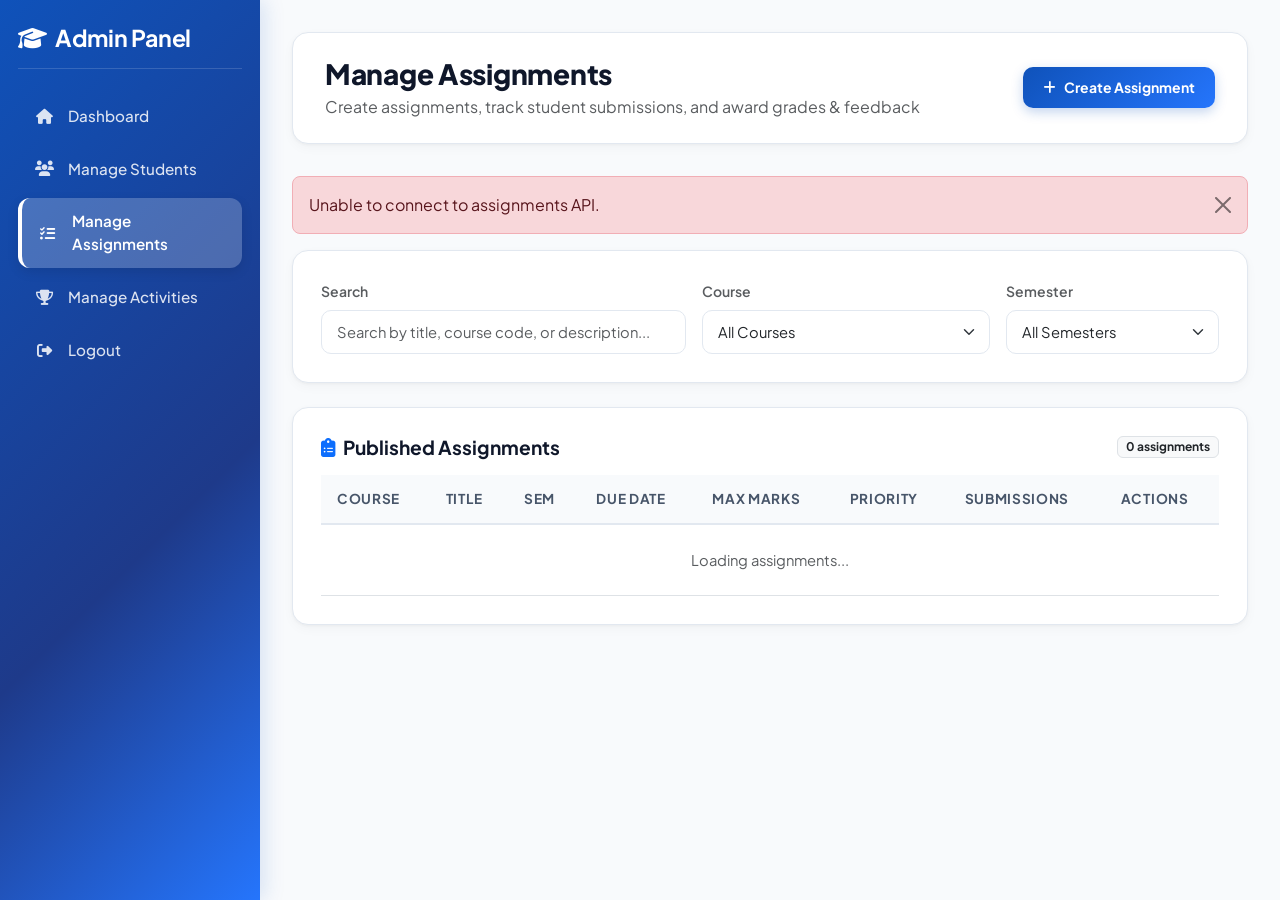
<file: admin/assignments.html>
<!DOCTYPE html>
<html lang="en">
<head>
    <meta charset="UTF-8">
    <meta name="viewport" content="width=device-width, initial-scale=1.0">
    <title>Manage Assignments - Admin Panel</title>

    <!-- Bootstrap CSS -->
    <link href="https://cdn.jsdelivr.net/npm/bootstrap@5.3.0/dist/css/bootstrap.min.css" rel="stylesheet">
    <!-- Font Awesome -->
    <link rel="stylesheet" href="https://cdnjs.cloudflare.com/ajax/libs/font-awesome/6.4.0/css/all.min.css">
    <!-- Custom CSS -->
    <link rel="stylesheet" href="css/admin-style.css">
</head>
<body>
    <div class="admin-container">
        <!-- Sidebar -->
        <aside class="admin-sidebar">
            <div class="admin-logo">
                <h2><i class="fas fa-graduation-cap me-2"></i>Admin Panel</h2>
            </div>

            <ul class="admin-menu">
                <li>
                    <a href="dashboard.html">
                        <i class="fas fa-home"></i>
                        <span>Dashboard</span>
                    </a>
                </li>
                <li>
                    <a href="students.html">
                        <i class="fas fa-users"></i>
                        <span>Manage Students</span>
                    </a>
                </li>
                <li>
                    <a href="assignments.html" class="active">
                        <i class="fas fa-tasks"></i>
                        <span>Manage Assignments</span>
                    </a>
                </li>
                <li>
                    <a href="activities.html">
                        <i class="fas fa-trophy"></i>
                        <span>Manage Activities</span>
                    </a>
                </li>
                <li>
                    <a href="../backend/api/logout.php">
                        <i class="fas fa-sign-out-alt"></i>
                        <span>Logout</span>
                    </a>
                </li>
            </ul>
        </aside>

        <!-- Main Content -->
        <main class="admin-main">
            <div class="admin-header">
                <div>
                    <h1>Manage Assignments</h1>
                    <p class="text-muted mb-0">Create assignments, track student submissions, and award grades &amp; feedback</p>
                </div>
                <button class="btn btn-primary" id="openCreateAssignmentBtn">
                    <i class="fas fa-plus me-2"></i>Create Assignment
                </button>
            </div>

            <div id="adminAssignAlert" class="d-none mb-3"></div>

            <!-- Filters -->
            <div class="content-card mb-4">
                <div class="row g-3 align-items-end">
                    <div class="col-md-5">
                        <label for="adminSearchAssign" class="form-label small fw-semibold text-muted">Search</label>
                        <input type="text" id="adminSearchAssign" class="form-control" placeholder="Search by title, course code, or description...">
                    </div>
                    <div class="col-md-4">
                        <label for="adminFilterCourse" class="form-label small fw-semibold text-muted">Course</label>
                        <select id="adminFilterCourse" class="form-select">
                            <option value="all">All Courses</option>
                        </select>
                    </div>
                    <div class="col-md-3">
                        <label for="adminFilterSem" class="form-label small fw-semibold text-muted">Semester</label>
                        <select id="adminFilterSem" class="form-select">
                            <option value="all">All Semesters</option>
                        </select>
                    </div>
                </div>
            </div>

            <!-- Assignments Table -->
            <div class="content-card">
                <div class="d-flex justify-content-between align-items-center mb-3">
                    <h3 class="m-0"><i class="fas fa-clipboard-list me-2 text-primary"></i>Published Assignments</h3>
                    <span class="badge bg-light text-dark border" id="assignmentCountBadge">0 assignments</span>
                </div>
                <div class="table-responsive">
                    <table class="table table-hover align-middle">
                        <thead class="table-light">
                            <tr>
                                <th>Course</th>
                                <th>Title</th>
                                <th>Sem</th>
                                <th>Due Date</th>
                                <th>Max Marks</th>
                                <th>Priority</th>
                                <th>Submissions</th>
                                <th>Actions</th>
                            </tr>
                        </thead>
                        <tbody id="adminAssignmentsBody">
                            <tr><td colspan="8" class="text-center py-4 text-muted">Loading assignments...</td></tr>
                        </tbody>
                    </table>
                </div>
            </div>
        </main>
    </div>

    <!-- Create / Edit Assignment Modal -->
    <div class="modal fade" id="assignmentFormModal" tabindex="-1" aria-hidden="true">
        <div class="modal-dialog modal-lg modal-dialog-centered">
            <div class="modal-content rounded-4 border-0 shadow">
                <div class="modal-header border-bottom">
                    <h5 class="modal-title fw-bold" id="assignmentModalTitle">Create Assignment</h5>
                    <button type="button" class="btn-close" data-bs-dismiss="modal" aria-label="Close"></button>
                </div>
                <form id="assignmentForm">
                    <div class="modal-body p-4">
                        <input type="hidden" id="formAssignmentId">
                        <div class="row g-3">
                            <div class="col-md-8">
                                <label for="formCourseId" class="form-label fw-semibold">Course *</label>
                                <select class="form-select" id="formCourseId" required></select>
                            </div>
                            <div class="col-md-4">
                                <label for="formPriority" class="form-label fw-semibold">Priority</label>
                                <select class="form-select" id="formPriority">
                                    <option value="low">Low</option>
                                    <option value="medium" selected>Medium</option>
                                    <option value="high">High</option>
                                    <option value="urgent">Urgent</option>
                                </select>
                            </div>
                            <div class="col-12">
                                <label for="formTitle" class="form-label fw-semibold">Assignment Title *</label>
                                <input type="text" class="form-control" id="formTitle" maxlength="150" required placeholder="e.g., B-Tree Index Implementation">
                            </div>
                            <div class="col-12">
                                <label for="formDescription" class="form-label fw-semibold">Description &amp; Instructions</label>
                                <textarea class="form-control" id="formDescription" rows="3" placeholder="Provide clear deliverables, rubric, and formatting expectations..."></textarea>
                            </div>
                            <div class="col-md-6">
                                <label for="formDueDate" class="form-label fw-semibold">Due Date &amp; Time *</label>
                                <input type="datetime-local" class="form-control" id="formDueDate" required>
                            </div>
                            <div class="col-md-6">
                                <label for="formMaxMarks" class="form-label fw-semibold">Maximum Marks *</label>
                                <input type="number" class="form-control" id="formMaxMarks" min="1" max="1000" step="0.5" value="20" required>
                            </div>
                        </div>
                        <div id="assignmentFormError" class="alert alert-danger py-2 small mt-3 d-none"></div>
                    </div>
                    <div class="modal-footer border-top">
                        <button type="button" class="btn btn-outline-secondary" data-bs-dismiss="modal">Cancel</button>
                        <button type="submit" class="btn btn-primary" id="saveAssignmentBtn">
                            <i class="fas fa-save me-1"></i>Save Assignment
                        </button>
                    </div>
                </form>
            </div>
        </div>
    </div>

    <!-- View & Grade Submissions Modal -->
    <div class="modal fade" id="submissionsModal" tabindex="-1" aria-hidden="true">
        <div class="modal-dialog modal-xl modal-dialog-centered modal-dialog-scrollable">
            <div class="modal-content rounded-4 border-0 shadow">
                <div class="modal-header border-bottom">
                    <div>
                        <h5 class="modal-title fw-bold" id="subsModalTitle">Student Submissions</h5>
                        <p class="text-muted small mb-0" id="subsModalSubtitle"></p>
                    </div>
                    <button type="button" class="btn-close" data-bs-dismiss="modal" aria-label="Close"></button>
                </div>
                <div class="modal-body p-4">
                    <div id="subsAlert" class="d-none mb-3"></div>
                    <div class="table-responsive">
                        <table class="table table-bordered align-middle">
                            <thead class="table-light">
                                <tr>
                                    <th>Student</th>
                                    <th>Status &amp; Progress</th>
                                    <th>Submission Notes / File</th>
                                    <th>Marks &amp; Feedback</th>
                                    <th>Save</th>
                                </tr>
                            </thead>
                            <tbody id="submissionsTableBody"></tbody>
                        </table>
                    </div>
                </div>
                <div class="modal-footer border-top">
                    <button type="button" class="btn btn-secondary" data-bs-dismiss="modal">Close</button>
                </div>
            </div>
        </div>
    </div>

    <!-- Bootstrap JS -->
    <script src="https://cdn.jsdelivr.net/npm/bootstrap@5.3.0/dist/js/bootstrap.bundle.min.js"></script>
    <script src="js/assignments.js"></script>
</body>
</html>
</file>
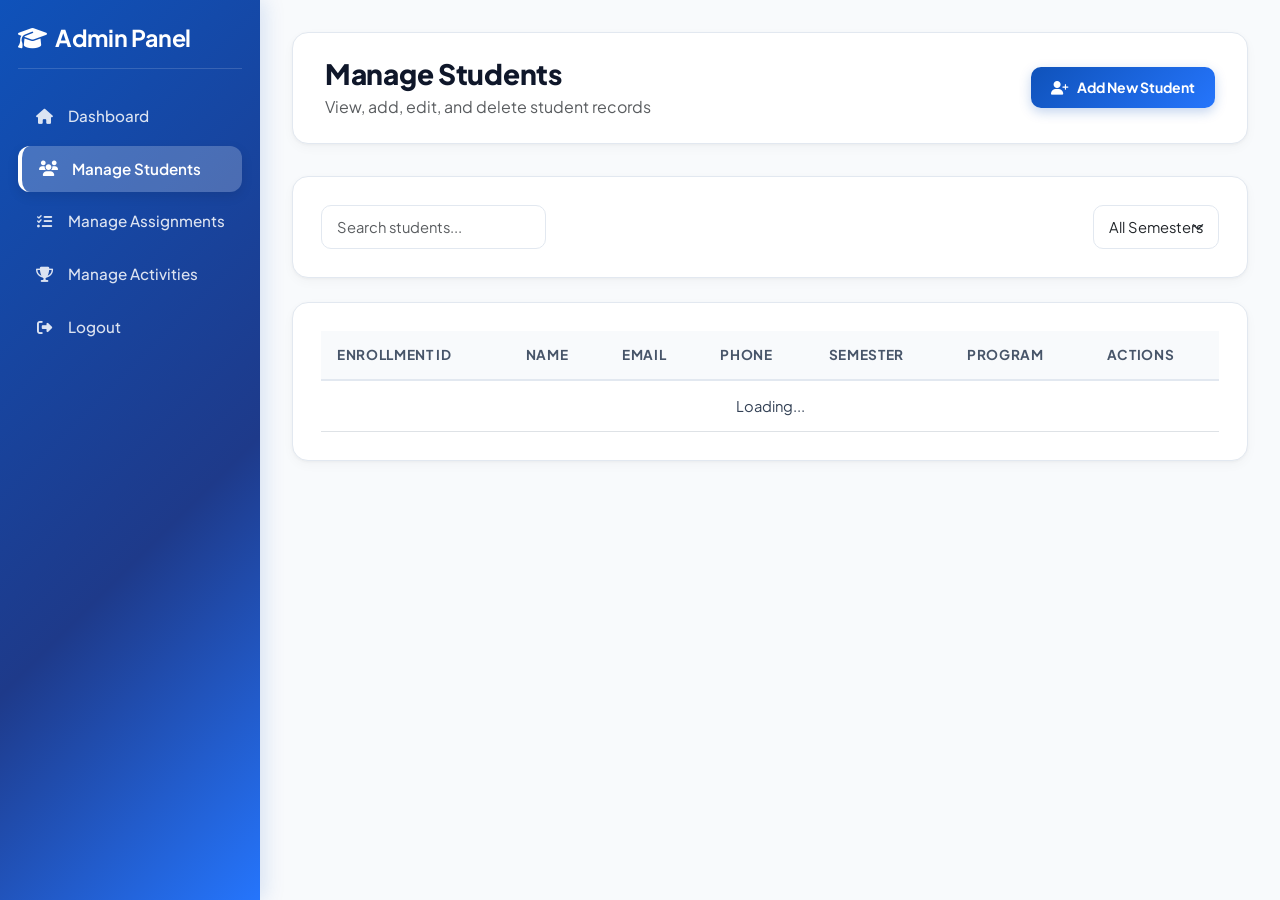
<file: admin/students.html>
<!DOCTYPE html>
<html lang="en">
<head>
    <meta charset="UTF-8">
    <meta name="viewport" content="width=device-width, initial-scale=1.0">
    <title>Manage Students - Admin Panel</title>
    
    <!-- Bootstrap CSS -->
    <link href="https://cdn.jsdelivr.net/npm/bootstrap@5.3.0/dist/css/bootstrap.min.css" rel="stylesheet">
    
    <!-- Font Awesome -->
    <link rel="stylesheet" href="https://cdnjs.cloudflare.com/ajax/libs/font-awesome/6.4.0/css/all.min.css">
    
    <!-- Custom CSS -->
    <link rel="stylesheet" href="css/admin-style.css">
    
    <style>
        .action-buttons {
            display: flex;
            gap: 5px;
        }
        
        .btn-sm {
            padding: 5px 10px;
            font-size: 12px;
        }
        
        .search-box {
            max-width: 300px;
        }
    </style>
</head>
<body>
    <div class="admin-container">
        <!-- Sidebar -->
        <aside class="admin-sidebar">
            <div class="admin-logo">
                <h2><i class="fas fa-graduation-cap me-2"></i>Admin Panel</h2>
            </div>
            
            <ul class="admin-menu">
                <li>
                    <a href="dashboard.html">
                        <i class="fas fa-home"></i>
                        <span>Dashboard</span>
                    </a>
                </li>
                <li>
                    <a href="students.html" class="active">
                        <i class="fas fa-users"></i>
                        <span>Manage Students</span>
                    </a>
                </li>
                <li>
                    <a href="assignments.html">
                        <i class="fas fa-tasks"></i>
                        <span>Manage Assignments</span>
                    </a>
                </li>
                <li>
                    <a href="activities.html">
                        <i class="fas fa-trophy"></i>
                        <span>Manage Activities</span>
                    </a>
                </li>
                <li>
                    <a href="../backend/api/logout.php">
                        <i class="fas fa-sign-out-alt"></i>
                        <span>Logout</span>
                    </a>
                </li>
            </ul>
        </aside>

        <!-- Main Content -->
        <main class="admin-main">
            <!-- Header -->
            <div class="admin-header">
                <div>
                    <h1>Manage Students</h1>
                    <p class="text-muted mb-0">View, add, edit, and delete student records</p>
                </div>
                <button class="btn btn-primary" data-bs-toggle="modal" data-bs-target="#addStudentModal">
                    <i class="fas fa-user-plus me-2"></i>Add New Student
                </button>
            </div>

            <!-- Search and Filter -->
            <div class="content-card mb-4">
                <div class="d-flex justify-content-between align-items-center">
                    <div class="search-box">
                        <input type="text" class="form-control" id="searchStudent" placeholder="Search students...">
                    </div>
                    <div>
                        <select class="form-select" id="filterSemester">
                            <option value="">All Semesters</option>
                            <option value="1">Semester 1</option>
                            <option value="2">Semester 2</option>
                            <option value="3">Semester 3</option>
                            <option value="4">Semester 4</option>
                        </select>
                    </div>
                </div>
            </div>

            <!-- Students Table -->
            <div class="content-card">
                <div class="table-responsive">
                    <table class="table table-hover">
                        <thead>
                            <tr>
                                <th>Enrollment ID</th>
                                <th>Name</th>
                                <th>Email</th>
                                <th>Phone</th>
                                <th>Semester</th>
                                <th>Program</th>
                                <th>Actions</th>
                            </tr>
                        </thead>
                        <tbody id="studentsTableBody">
                            <tr>
                                <td colspan="7" class="text-center">Loading...</td>
                            </tr>
                        </tbody>
                    </table>
                </div>
            </div>
        </main>
    </div>

    <!-- Add Student Modal -->
    <div class="modal fade" id="addStudentModal" tabindex="-1">
        <div class="modal-dialog modal-lg">
            <div class="modal-content">
                <div class="modal-header">
                    <h5 class="modal-title">Add New Student</h5>
                    <button type="button" class="btn-close" data-bs-dismiss="modal"></button>
                </div>
                <div class="modal-body">
                    <form id="addStudentForm">
                        <div class="row g-3">
                            <div class="col-md-6">
                                <label class="form-label">Enrollment ID *</label>
                                <input type="text" class="form-control" name="enrollment_id" required>
                            </div>
                            <div class="col-md-6">
                                <label class="form-label">Password *</label>
                                <input type="password" class="form-control" name="password" required>
                            </div>
                            <div class="col-md-6">
                                <label class="form-label">First Name *</label>
                                <input type="text" class="form-control" name="first_name" required>
                            </div>
                            <div class="col-md-6">
                                <label class="form-label">Last Name *</label>
                                <input type="text" class="form-control" name="last_name" required>
                            </div>
                            <div class="col-md-6">
                                <label class="form-label">Email *</label>
                                <input type="email" class="form-control" name="email" required>
                            </div>
                            <div class="col-md-6">
                                <label class="form-label">Phone</label>
                                <input type="tel" class="form-control" name="phone">
                            </div>
                            <div class="col-md-6">
                                <label class="form-label">Date of Birth</label>
                                <input type="date" class="form-control" name="date_of_birth">
                            </div>
                            <div class="col-md-6">
                                <label class="form-label">Gender</label>
                                <select class="form-select" name="gender">
                                    <option value="Male">Male</option>
                                    <option value="Female">Female</option>
                                    <option value="Other">Other</option>
                                </select>
                            </div>
                            <div class="col-md-6">
                                <label class="form-label">Current Semester *</label>
                                <select class="form-select" name="current_semester" required>
                                    <option value="1">Semester 1</option>
                                    <option value="2">Semester 2</option>
                                    <option value="3">Semester 3</option>
                                    <option value="4">Semester 4</option>
                                </select>
                            </div>
                            <div class="col-md-6">
                                <label class="form-label">Admission Year *</label>
                                <input type="number" class="form-control" name="admission_year" value="2023" required>
                            </div>
                            <div class="col-12">
                                <label class="form-label">Address</label>
                                <textarea class="form-control" name="address" rows="2"></textarea>
                            </div>
                        </div>
                    </form>
                </div>
                <div class="modal-footer">
                    <button type="button" class="btn btn-secondary" data-bs-dismiss="modal">Cancel</button>
                    <button type="button" class="btn btn-primary" onclick="addStudent()">Add Student</button>
                </div>
            </div>
        </div>
    </div>

    <!-- Edit Student Modal -->
    <div class="modal fade" id="editStudentModal" tabindex="-1">
        <div class="modal-dialog modal-lg">
            <div class="modal-content">
                <div class="modal-header">
                    <h5 class="modal-title">Edit Student</h5>
                    <button type="button" class="btn-close" data-bs-dismiss="modal"></button>
                </div>
                <div class="modal-body">
                    <form id="editStudentForm">
                        <input type="hidden" name="student_id" id="edit_student_id">
                        <div class="row g-3">
                            <div class="col-md-6">
                                <label class="form-label">Enrollment ID</label>
                                <input type="text" class="form-control" id="edit_enrollment_id" disabled>
                            </div>
                            <div class="col-md-6">
                                <label class="form-label">First Name *</label>
                                <input type="text" class="form-control" name="first_name" id="edit_first_name" required>
                            </div>
                            <div class="col-md-6">
                                <label class="form-label">Last Name *</label>
                                <input type="text" class="form-control" name="last_name" id="edit_last_name" required>
                            </div>
                            <div class="col-md-6">
                                <label class="form-label">Email *</label>
                                <input type="email" class="form-control" name="email" id="edit_email" required>
                            </div>
                            <div class="col-md-6">
                                <label class="form-label">Phone</label>
                                <input type="tel" class="form-control" name="phone" id="edit_phone">
                            </div>
                            <div class="col-md-6">
                                <label class="form-label">Current Semester *</label>
                                <select class="form-select" name="current_semester" id="edit_semester" required>
                                    <option value="1">Semester 1</option>
                                    <option value="2">Semester 2</option>
                                    <option value="3">Semester 3</option>
                                    <option value="4">Semester 4</option>
                                </select>
                            </div>
                            <div class="col-12">
                                <label class="form-label">Address</label>
                                <textarea class="form-control" name="address" id="edit_address" rows="2"></textarea>
                            </div>
                        </div>
                    </form>
                </div>
                <div class="modal-footer">
                    <button type="button" class="btn btn-secondary" data-bs-dismiss="modal">Cancel</button>
                    <button type="button" class="btn btn-primary" onclick="updateStudent()">Save Changes</button>
                </div>
            </div>
        </div>
    </div>

    <!-- Bootstrap JS -->
    <script src="https://cdn.jsdelivr.net/npm/bootstrap@5.3.0/dist/js/bootstrap.bundle.min.js"></script>
    
    <script>
    let allStudents = [];

    window.addEventListener('DOMContentLoaded', function() {
        loadStudents();
        setupSearch();
    });

    function loadStudents() {
        fetch('../backend/api/admin/get_students.php', { credentials: 'same-origin' })
            .then(response => {
                if (response.status === 401) {
                    window.location.href = '../index.html';
                    return null;
                }
                return response.json();
            })
            .then(data => {
                if (!data) return;
                
                if (data.success) {
                    allStudents = data.data;
                    displayStudents(allStudents);
                } else {
                    alert(data.message || 'Failed to load students');
                }
            })
            .catch(error => {
                console.error('Error:', error);
            });
    }

    function displayStudents(students) {
        const tbody = document.getElementById('studentsTableBody');
        
        if (students.length === 0) {
            tbody.innerHTML = '<tr><td colspan="7" class="text-center">No students found</td></tr>';
            return;
        }
        
        tbody.innerHTML = students.map(s => `
            <tr>
                <td><strong>${s.enrollment_id}</strong></td>
                <td>${s.first_name} ${s.last_name}</td>
                <td>${s.email}</td>
                <td>${s.phone || 'N/A'}</td>
                <td>Semester ${s.current_semester}</td>
                <td>${s.program}</td>
                <td>
                    <div class="action-buttons">
                    <button class="btn btn-sm btn-primary" onclick="editStudent(${s.student_id})">
                        <i class="fas fa-edit"></i>
                    </button>
                    <button class="btn btn-sm btn-danger" onclick="deleteStudent(${s.student_id}, '${s.enrollment_id}')">
                        <i class="fas fa-trash"></i>
                    </button>
                    </div>
                </td>
            </tr>
        `).join('');
    }

    function setupSearch() {
        document.getElementById('searchStudent').addEventListener('input', function(e) {
            const searchTerm = e.target.value.toLowerCase();
            const filtered = allStudents.filter(s => 
                s.enrollment_id.toLowerCase().includes(searchTerm) ||
                s.first_name.toLowerCase().includes(searchTerm) ||
                s.last_name.toLowerCase().includes(searchTerm) ||
                s.email.toLowerCase().includes(searchTerm)
            );
            displayStudents(filtered);
        });

        document.getElementById('filterSemester').addEventListener('change', function(e) {
            const semester = e.target.value;
            if (semester === '') {
                displayStudents(allStudents);
            } else {
                const filtered = allStudents.filter(s => s.current_semester == semester);
                displayStudents(filtered);
            }
        });
    }

    function addStudent() {
        const form = document.getElementById('addStudentForm');
        const formData = new FormData(form);
        
        fetch('../backend/api/admin/add_student.php', {
            method: 'POST',
            body: formData
        })
        .then(response => response.json())
        .then(data => {
            if (data.success) {
                alert('✅ Student added successfully!');
                bootstrap.Modal.getInstance(document.getElementById('addStudentModal')).hide();
                form.reset();
                loadStudents();
            } else {
                alert('❌ ' + data.message);
            }
        })
        .catch(error => {
            console.error('Error:', error);
            alert('❌ Error adding student');
        });
    }

function editStudent(studentId) {
    console.log('Edit button clicked! Student ID:', studentId);
    console.log('All students array:', allStudents);
    console.log('First student ID type:', typeof allStudents[0].student_id);  // NEW
    console.log('Searching for ID type:', typeof studentId);  // NEW
    console.log('First student object:', allStudents[0]); 
    
   const student = allStudents.find(s => parseInt(s.student_id) === studentId);
    console.log('Found student:', student);
    
    if (student) {
        console.log('Student found, filling form...');
        
        // Fill form fields
        document.getElementById('edit_student_id').value = student.student_id;
        document.getElementById('edit_enrollment_id').value = student.enrollment_id;
        document.getElementById('edit_first_name').value = student.first_name;
        document.getElementById('edit_last_name').value = student.last_name;
        document.getElementById('edit_email').value = student.email;
        document.getElementById('edit_phone').value = student.phone || '';
        document.getElementById('edit_semester').value = student.current_semester;
        document.getElementById('edit_address').value = student.address || '';
        
        console.log('Form filled, opening modal...');
        
        // Open modal
        const modalElement = document.getElementById('editStudentModal');
        console.log('Modal element:', modalElement);
        
        if (modalElement) {
            const modal = new bootstrap.Modal(modalElement);
            modal.show();
            console.log('Modal.show() called');
        } else {
            console.error('ERROR: Modal element not found!');
        }
    } else {
        console.error('ERROR: Student not found in array!');
    }
}

    function updateStudent() {
        const form = document.getElementById('editStudentForm');
        const formData = new FormData(form);
        
        fetch('../backend/api/admin/update_student.php', {
            method: 'POST',
            body: formData
        })
        .then(response => response.json())
        .then(data => {
            if (data.success) {
                alert('✅ Student updated successfully!');
                bootstrap.Modal.getInstance(document.getElementById('editStudentModal')).hide();
                loadStudents();
            } else {
                alert('❌ ' + data.message);
            }
        })
        .catch(error => {
            console.error('Error:', error);
            alert('❌ Error updating student');
        });
    }

    function deleteStudent(studentId, enrollmentId) {
        if (confirm(`Are you sure you want to delete student ${enrollmentId}?`)) {
            const formData = new FormData();
            formData.append('student_id', studentId);
            
            fetch('../backend/api/admin/delete_student.php', {
                method: 'POST',
                body: formData
            })
            .then(response => response.json())
            .then(data => {
                if (data.success) {
                    alert('✅ Student deleted successfully!');
                    loadStudents();
                } else {
                    alert('❌ ' + data.message);
                }
            })
            .catch(error => {
                console.error('Error:', error);
                alert('❌ Error deleting student');
            });
        }
    }
    </script>
</body>
</html>
</file>
<file: css/style.css>
@import url('https://fonts.googleapis.com/css2?family=Plus+Jakarta+Sans:wght@400;500;600;700;800&family=Poppins:wght@300;400;500;600;700&display=swap');

* {
    margin: 0;
    padding: 0;
    box-sizing: border-box;
}

body {
    font-family: 'Plus Jakarta Sans', 'Poppins', sans-serif;
    overflow-x: hidden;
    background: #F8FAFC;
    color: #1E293B;
}

/* Left Section - Branding */
.left-section {
    background: linear-gradient(135deg, #0F52BA 0%, #1E3A8A 50%, #2575FC 100%);
    color: #FFFFFF;
    position: relative;
    overflow: hidden;
}

.left-section::before {
    content: '';
    position: absolute;
    width: 400px;
    height: 400px;
    background: rgba(255, 255, 255, 0.08);
    border-radius: 50%;
    top: -120px;
    right: -120px;
    animation: float 8s ease-in-out infinite;
}

.left-section::after {
    content: '';
    position: absolute;
    width: 300px;
    height: 300px;
    background: rgba(255, 255, 255, 0.08);
    border-radius: 50%;
    bottom: -80px;
    left: -80px;
    animation: float 10s ease-in-out infinite;
}

@keyframes float {
    0%, 100% {
        transform: translateY(0) rotate(0deg);
    }
    50% {
        transform: translateY(-25px) rotate(5deg);
    }
}

.left-section .content {
    z-index: 2;
    position: relative;
    padding: 60px;
    display: flex;
    flex-direction: column;
    justify-content: center;
    height: 100%;
    max-width: 600px;
    margin: 0 auto;
}

.brand-title {
    font-size: 3.8rem;
    font-weight: 800;
    margin-bottom: 16px;
    letter-spacing: -0.02em;
    background: linear-gradient(180deg, #FFFFFF 0%, #E2E8F0 100%);
    -webkit-background-clip: text;
    -webkit-text-fill-color: transparent;
    animation: slideInLeft 0.8s ease-out;
}

.brand-subtitle {
    font-size: 1.35rem;
    margin-bottom: 48px;
    opacity: 0.9;
    font-weight: 500;
    line-height: 1.5;
    animation: slideInLeft 1s ease-out;
}

.features {
    margin-top: 10px;
}

.feature-item {
    display: flex;
    align-items: center;
    margin-bottom: 28px;
    font-size: 1.15rem;
    font-weight: 600;
    animation: slideInLeft 1.2s ease-out;
}

.feature-item i {
    font-size: 1.4rem;
    margin-right: 20px;
    background: rgba(255, 255, 255, 0.15);
    backdrop-filter: blur(10px);
    width: 54px;
    height: 54px;
    display: flex;
    align-items: center;
    justify-content: center;
    border-radius: 14px;
    border: 1px solid rgba(255, 255, 255, 0.25);
    box-shadow: 0 8px 20px rgba(0, 0, 0, 0.1);
}

@keyframes slideInLeft {
    from {
        opacity: 0;
        transform: translateX(-40px);
    }
    to {
        opacity: 1;
        transform: translateX(0);
    }
}

/* Right Section - Login Form */
.right-section {
    background: #F8FAFC;
    padding: 40px 20px;
}

.login-container {
    width: 100%;
    max-width: 440px;
    background: #FFFFFF;
    padding: 44px;
    border-radius: 20px;
    border: 1px solid #E2E8F0;
    box-shadow: 0 4px 6px -1px rgba(0, 0, 0, 0.05), 0 20px 40px -15px rgba(15, 82, 186, 0.08);
    animation: fadeInUp 0.8s ease-out;
}

@keyframes fadeInUp {
    from {
        opacity: 0;
        transform: translateY(25px);
    }
    to {
        opacity: 1;
        transform: translateY(0);
    }
}

.login-title {
    font-size: 2.1rem;
    font-weight: 800;
    color: #0F172A;
    margin-bottom: 8px;
    letter-spacing: -0.01em;
}

.login-subtitle {
    color: #64748B;
    margin-bottom: 32px;
    font-size: 0.95rem;
}

.form-label {
    font-weight: 600;
    color: #334155;
    margin-bottom: 8px;
    font-size: 0.9rem;
}

.input-group {
    border-radius: 12px;
    overflow: hidden;
    border: 1px solid #E2E8F0;
    transition: all 0.2s ease;
}

.input-group:focus-within {
    border-color: #0F52BA;
    box-shadow: 0 0 0 3px rgba(15, 82, 186, 0.12);
}

.input-group-text {
    background: #F8FAFC;
    border: none;
    color: #0F52BA;
    padding: 12px 16px;
    font-size: 1rem;
}

.form-control {
    border: none;
    padding: 12px 16px 12px 0;
    font-size: 0.95rem;
    background: #FFFFFF;
    color: #1E293B;
}

.form-control:focus {
    box-shadow: none;
    background: #FFFFFF;
}

.toggle-password {
    cursor: pointer;
    background: #FFFFFF;
    color: #94A3B8;
    padding: 12px 16px;
    transition: color 0.2s ease;
}

.toggle-password:hover {
    color: #0F52BA;
}

.form-check-input {
    border-radius: 6px;
    border-color: #CBD5E1;
}

.form-check-input:checked {
    background-color: #0F52BA;
    border-color: #0F52BA;
}

.form-check-label {
    color: #64748B;
    font-size: 0.9rem;
}

.login-btn {
    background: linear-gradient(135deg, #0F52BA 0%, #2575FC 100%);
    border: none;
    padding: 14px;
    font-weight: 700;
    font-size: 1rem;
    color: #FFFFFF;
    border-radius: 12px;
    box-shadow: 0 4px 14px rgba(15, 82, 186, 0.35);
    transition: all 0.25s ease;
}

.login-btn:hover {
    transform: translateY(-2px);
    box-shadow: 0 8px 20px rgba(15, 82, 186, 0.45);
    background: linear-gradient(135deg, #003B95 0%, #0F52BA 100%);
}

.forgot-link,
.register-link {
    color: #0F52BA;
    text-decoration: none;
    font-weight: 600;
    font-size: 0.9rem;
    transition: color 0.2s ease;
}

.forgot-link:hover,
.register-link:hover {
    color: #1E3A8A;
    text-decoration: underline;
}

.divider {
    display: flex;
    align-items: center;
    text-align: center;
    margin: 24px 0;
    color: #94A3B8;
    font-size: 0.8rem;
    font-weight: 600;
}

.divider::before,
.divider::after {
    content: '';
    flex: 1;
    border-bottom: 1px solid #E2E8F0;
}

.divider span {
    padding: 0 12px;
}

.register-text {
    color: #64748B;
    font-size: 0.9rem;
    margin: 0;
}

@media (max-width: 991px) {
    .login-container {
        padding: 32px 24px;
    }
}
</file>
<file: css/dashboard.css>
@import url('https://fonts.googleapis.com/css2?family=Plus+Jakarta+Sans:wght@400;500;600;700;800&family=Poppins:wght@300;400;500;600;700&display=swap');

* {
    margin: 0;
    padding: 0;
    box-sizing: border-box;
}

body {
    font-family: 'Plus Jakarta Sans', 'Poppins', sans-serif;
    background: #F8FAFC;
    color: #1E293B;
    overflow-x: hidden;
}

/* Sidebar Styles */
.sidebar {
    position: fixed;
    left: 0;
    top: 0;
    height: 100vh;
    width: 260px;
    background: linear-gradient(135deg, #0F52BA 0%, #1E3A8A 60%, #2575FC 100%);
    padding: 24px 18px;
    transition: all 0.3s cubic-bezier(0.4, 0, 0.2, 1);
    z-index: 1000;
    box-shadow: 4px 0 20px rgba(15, 82, 186, 0.15);
}

.sidebar .logo {
    color: white;
    padding: 8px 12px 20px 12px;
    margin-bottom: 24px;
    border-bottom: 1px solid rgba(255, 255, 255, 0.15);
}

.sidebar .logo h3 {
    font-size: 1.45rem;
    font-weight: 700;
    letter-spacing: -0.02em;
    margin: 0;
    display: flex;
    align-items: center;
}

.nav-menu {
    list-style: none;
    padding: 0;
    margin: 0;
}

.nav-menu li {
    margin-bottom: 6px;
}

.nav-menu a {
    display: flex;
    align-items: center;
    padding: 12px 16px;
    color: rgba(255, 255, 255, 0.85);
    text-decoration: none;
    border-radius: 12px;
    font-weight: 500;
    font-size: 0.95rem;
    transition: all 0.25s ease;
}

.nav-menu a i {
    font-size: 1.15rem;
    margin-right: 14px;
    width: 22px;
    text-align: center;
    transition: transform 0.25s ease;
}

.nav-menu a:hover {
    background: rgba(255, 255, 255, 0.15);
    color: #FFFFFF;
    transform: translateX(4px);
}

.nav-menu li.active a {
    background: rgba(255, 255, 255, 0.22);
    color: #FFFFFF;
    font-weight: 600;
    box-shadow: 0 4px 12px rgba(0, 0, 0, 0.1);
    border-left: 4px solid #FFFFFF;
}

.nav-menu li.active a i {
    transform: scale(1.1);
}

.sidebar-footer {
    position: absolute;
    bottom: 24px;
    width: calc(100% - 36px);
}

.logout-btn {
    display: flex;
    align-items: center;
    padding: 12px 16px;
    color: rgba(255, 255, 255, 0.9);
    text-decoration: none;
    border-radius: 12px;
    background: rgba(255, 255, 255, 0.1);
    border: 1px solid rgba(255, 255, 255, 0.2);
    font-weight: 500;
    font-size: 0.95rem;
    transition: all 0.25s ease;
}

.logout-btn:hover {
    background: rgba(239, 68, 68, 0.25);
    border-color: rgba(239, 68, 68, 0.4);
    color: #FFFFFF;
    transform: translateY(-2px);
}

.logout-btn i {
    margin-right: 12px;
}

/* Main Content */
.main-content {
    margin-left: 260px;
    min-height: 100vh;
    transition: all 0.3s ease;
    background: #F8FAFC;
}

/* Top Navigation */
.top-nav {
    background: #FFFFFF;
    padding: 16px 32px;
    display: flex;
    justify-content: space-between;
    align-items: center;
    box-shadow: 0 1px 3px rgba(0, 0, 0, 0.04), 0 4px 12px rgba(0, 0, 0, 0.02);
    position: sticky;
    top: 0;
    z-index: 100;
    border-bottom: 1px solid #E2E8F0;
}

.nav-left {
    display: flex;
    align-items: center;
    gap: 18px;
}

.toggle-btn {
    background: #F1F5F9;
    border: 1px solid #E2E8F0;
    border-radius: 8px;
    width: 38px;
    height: 38px;
    display: none;
    align-items: center;
    justify-content: center;
    font-size: 1.1rem;
    color: #334155;
    cursor: pointer;
    transition: all 0.2s ease;
}

.toggle-btn:hover {
    background: #E2E8F0;
    color: #0F52BA;
}

.page-title {
    margin: 0;
    color: #0F172A;
    font-weight: 700;
    font-size: 1.35rem;
    letter-spacing: -0.01em;
}

.nav-right {
    display: flex;
    align-items: center;
    gap: 24px;
}

.search-box {
    position: relative;
    display: flex;
    align-items: center;
}

.search-box i {
    position: absolute;
    left: 14px;
    color: #94A3B8;
    font-size: 0.9rem;
}

.search-box input {
    padding: 9px 16px 9px 38px;
    border: 1px solid #E2E8F0;
    border-radius: 10px;
    width: 260px;
    font-size: 0.9rem;
    background: #F8FAFC;
    transition: all 0.2s ease;
}

.search-box input:focus {
    outline: none;
    background: #FFFFFF;
    border-color: #0F52BA;
    box-shadow: 0 0 0 3px rgba(15, 82, 186, 0.12);
}

.notification {
    position: relative;
    font-size: 1.25rem;
    color: #64748B;
    cursor: pointer;
    width: 40px;
    height: 40px;
    display: flex;
    align-items: center;
    justify-content: center;
    border-radius: 10px;
    background: #F8FAFC;
    border: 1px solid #E2E8F0;
    transition: all 0.2s ease;
}

.notification:hover {
    color: #0F52BA;
    background: #F1F5F9;
}

.notification .badge {
    position: absolute;
    top: -4px;
    right: -4px;
    background: #EF4444;
    color: white;
    font-size: 0.65rem;
    font-weight: 700;
    padding: 3px 6px;
    border-radius: 10px;
    border: 2px solid #FFFFFF;
}

.profile-dropdown {
    display: flex;
    align-items: center;
    gap: 12px;
    cursor: pointer;
    padding: 4px 8px;
    border-radius: 10px;
    transition: background 0.2s ease;
}

.profile-dropdown:hover {
    background: #F1F5F9;
}

.profile-dropdown img {
    width: 40px;
    height: 40px;
    border-radius: 50%;
    object-fit: cover;
    border: 2px solid #E2E8F0;
}

.profile-dropdown span {
    font-weight: 600;
    color: #1E293B;
    font-size: 0.95rem;
}

/* Dashboard Container */
.dashboard-container {
    padding: 32px;
}

/* Section 2: Welcome Section Banner */
.welcome-section {
    background: linear-gradient(135deg, #0F52BA 0%, #1E3A8A 50%, #2575FC 100%);
    padding: 28px 32px;
    border-radius: 16px;
    color: white;
    display: flex;
    justify-content: space-between;
    align-items: center;
    box-shadow: 0 10px 25px rgba(15, 82, 186, 0.18);
    position: relative;
    overflow: hidden;
}

.welcome-section::after {
    content: '';
    position: absolute;
    right: -40px;
    bottom: -40px;
    width: 220px;
    height: 220px;
    background: rgba(255, 255, 255, 0.08);
    border-radius: 50%;
    pointer-events: none;
}

.welcome-section h2 {
    font-size: 1.75rem;
    font-weight: 700;
    margin-bottom: 4px;
    letter-spacing: -0.01em;
}

.welcome-section p {
    opacity: 0.9;
    margin: 0;
    font-size: 0.92rem;
}

.welcome-stats {
    display: flex;
    gap: 20px;
    z-index: 1;
}

.stat-item {
    display: flex;
    flex-direction: column;
    align-items: flex-end;
    background: rgba(255, 255, 255, 0.12);
    backdrop-filter: blur(8px);
    padding: 8px 16px;
    border-radius: 12px;
    border: 1px solid rgba(255, 255, 255, 0.2);
}

.stat-label {
    font-size: 0.78rem;
    opacity: 0.85;
    text-transform: uppercase;
    letter-spacing: 0.05em;
    font-weight: 600;
}

.stat-value {
    font-size: 1.25rem;
    font-weight: 700;
}

/* Section 3: Key Academic Statistics Cards */
.stat-card,
.course-stat-card,
.grade-stat-card {
    background: #FFFFFF;
    padding: 24px;
    border-radius: 16px;
    display: flex;
    align-items: center;
    gap: 20px;
    box-shadow: 0 1px 3px rgba(0, 0, 0, 0.04), 0 4px 12px rgba(0, 0, 0, 0.03);
    border: 1px solid #E2E8F0;
    transition: transform 0.25s ease, box-shadow 0.25s ease, border-color 0.25s ease;
}

.stat-card:hover,
.course-stat-card:hover,
.grade-stat-card:hover {
    transform: translateY(-4px);
    box-shadow: 0 12px 24px rgba(15, 82, 186, 0.1);
    border-color: #CBD5E1;
}

.stat-icon {
    width: 56px;
    height: 56px;
    border-radius: 14px;
    display: flex;
    align-items: center;
    justify-content: center;
    font-size: 1.6rem;
    color: white;
    flex-shrink: 0;
}

/* Accent Colors */
.stat-card.purple .stat-icon,
.stat-card.academic .stat-icon {
    background: linear-gradient(135deg, #6366F1 0%, #7C3AED 100%);
    box-shadow: 0 6px 14px rgba(99, 102, 241, 0.3);
}

.stat-card.blue .stat-icon,
.stat-card.attendance .stat-icon,
.stat-icon.green {
    background: linear-gradient(135deg, #10B981 0%, #0D9488 100%);
    box-shadow: 0 6px 14px rgba(16, 185, 129, 0.3);
}

.stat-card.green .stat-icon,
.stat-card.courses .stat-icon,
.stat-icon.blue {
    background: linear-gradient(135deg, #0284C7 0%, #2575FC 100%);
    box-shadow: 0 6px 14px rgba(2, 132, 199, 0.3);
}

.stat-card.orange .stat-icon,
.stat-card.tasks .stat-icon,
.stat-icon.orange {
    background: linear-gradient(135deg, #F59E0B 0%, #D97706 100%);
    box-shadow: 0 6px 14px rgba(245, 158, 11, 0.3);
}

.stat-details h3,
.stat-info h3 {
    font-size: 1.85rem;
    font-weight: 800;
    margin: 0 0 2px 0;
    color: #0F172A;
    line-height: 1.1;
}

.stat-details p,
.stat-info p {
    margin: 0;
    color: #64748B;
    font-size: 0.88rem;
    font-weight: 500;
}

/* Section 4: Academic Performance & Academic Summary Panel */
.academic-summary-panel {
    background: #F8FAFC;
    border-color: #E2E8F0 !important;
}

.summary-row {
    border-color: #E2E8F0 !important;
    transition: background 0.2s ease;
}

.summary-row:hover {
    background: #F1F5F9 !important;
}

.text-purple {
    color: #7C3AED !important;
}

/* Section 5: Grade Overview */
.badge-dot {
    width: 8px;
    height: 8px;
    border-radius: 50%;
    display: inline-block;
}

.grade-legend-list {
    margin-top: 4px;
}

/* Section 6: Attendance Overview */
.attendance-hero-box {
    background: #F8FAFC;
    border-color: #E2E8F0 !important;
}

.attendance-threshold-info {
    border-color: #E2E8F0 !important;
}

/* Section 7: Card Base Styles */
.card {
    background: #FFFFFF;
    border-radius: 16px;
    box-shadow: 0 1px 3px rgba(0, 0, 0, 0.04), 0 4px 12px rgba(0, 0, 0, 0.03);
    border: 1px solid #E2E8F0;
    transition: box-shadow 0.25s ease, border-color 0.25s ease;
}

.card:hover {
    box-shadow: 0 8px 20px rgba(0, 0, 0, 0.06);
}

.card-header {
    background: transparent;
    border-bottom: 1px solid #F1F5F9;
    padding: 20px 24px;
}

.card-header h5 {
    margin: 0;
    color: #0F172A;
    font-weight: 700;
    font-size: 1.05rem;
}

.card-body {
    padding: 24px;
}

/* Deadline Items */
.deadline-item {
    display: flex;
    justify-content: space-between;
    align-items: center;
    padding: 16px;
    border-left: 4px solid #0F52BA;
    background: #F8FAFC;
    border-radius: 12px;
    margin-bottom: 14px;
    transition: transform 0.2s ease, background 0.2s ease;
}

.deadline-item:hover {
    background: #F1F5F9;
    transform: translateX(3px);
}

.deadline-item:last-child {
    margin-bottom: 0;
}

.deadline-info h6 {
    margin: 0 0 4px 0;
    color: #1E293B;
    font-weight: 600;
    font-size: 0.95rem;
}

.deadline-info p {
    margin: 0;
    color: #64748B;
    font-size: 0.85rem;
}

.deadline-info i {
    margin-right: 6px;
    color: #94A3B8;
}

/* Grade Items */
.grade-item {
    display: flex;
    justify-content: space-between;
    align-items: center;
    padding: 16px;
    background: #F8FAFC;
    border-radius: 12px;
    margin-bottom: 14px;
    border: 1px solid #F1F5F9;
    transition: transform 0.2s ease, background 0.2s ease;
}

.grade-item:hover {
    background: #F1F5F9;
    transform: translateX(3px);
}

.grade-item:last-child {
    margin-bottom: 0;
}

.subject-info h6 {
    margin: 0 0 4px 0;
    color: #1E293B;
    font-weight: 600;
    font-size: 0.95rem;
}

.subject-info p {
    margin: 0;
    color: #64748B;
    font-size: 0.85rem;
}

.grade-badge {
    padding: 6px 16px;
    border-radius: 10px;
    font-weight: 700;
    font-size: 0.95rem;
}

.grade-badge.excellent {
    background: #ECFDF5;
    color: #059669;
    border: 1px solid #A7F3D0;
}

.grade-badge.good {
    background: #EFF6FF;
    color: #2563EB;
    border: 1px solid #BFDBFE;
}

.grade-badge.average {
    background: #FEF3C7;
    color: #D97706;
    border: 1px solid #FDE68A;
}

/* Custom Helper Color & Border Classes */
.bg-indigo { background-color: #4F46E5 !important; }
.text-indigo { color: #4F46E5 !important; }
.bg-indigo-subtle { background-color: #EEF2FF !important; }
.border-indigo-subtle { border-color: #C7D2FE !important; }

.bg-cyan { background-color: #0284C7 !important; }
.text-cyan { color: #0284C7 !important; }
.bg-cyan-subtle { background-color: #E0F2FE !important; }
.border-cyan-subtle { border-color: #BAE6FD !important; }

.bg-blue { background-color: #2563EB !important; }
.text-blue { color: #2563EB !important; }
.bg-blue-subtle { background-color: #EFF6FF !important; }
.border-blue-subtle { border-color: #BFDBFE !important; }

.bg-amber { background-color: #D97706 !important; }
.text-amber { color: #D97706 !important; }
.bg-amber-subtle { background-color: #FEF3C7 !important; }
.border-amber-subtle { border-color: #FDE68A !important; }

.border-sm {
    border: 1px solid #E2E8F0 !important;
}

/* Grade Badges Custom High Contrast */
.grade-badge-custom {
    font-size: 0.95rem;
    font-weight: 800 !important;
    padding: 6px 14px;
    border-radius: 10px;
    letter-spacing: 0.03em;
    display: inline-flex;
    align-items: center;
    justify-content: center;
    min-width: 44px;
    text-align: center;
    box-shadow: 0 2px 6px rgba(0, 0, 0, 0.1);
}

.grade-badge-custom.badge-a-plus {
    background-color: #4F46E5 !important;
    color: #FFFFFF !important;
}

.grade-badge-custom.badge-a {
    background-color: #0284C7 !important;
    color: #FFFFFF !important;
}

.grade-badge-custom.badge-b-plus {
    background-color: #2563EB !important;
    color: #FFFFFF !important;
}

.grade-badge-custom.badge-b {
    background-color: #D97706 !important;
    color: #FFFFFF !important;
}

/* Responsive Styles */
@media (max-width: 991px) {
    .sidebar {
        left: -260px;
    }
    
    .sidebar.active {
        left: 0;
        box-shadow: 10px 0 30px rgba(0, 0, 0, 0.2);
    }
    
    .main-content {
        margin-left: 0;
    }
    
    .toggle-btn {
        display: flex;
    }
    
    .welcome-section {
        flex-direction: column;
        align-items: flex-start;
        gap: 20px;
    }
    
    .welcome-stats {
        width: 100%;
        justify-content: flex-start;
    }
    
    .stat-item {
        align-items: flex-start;
    }
}

@media (max-width: 768px) {
    .search-box {
        display: none;
    }
    
    .nav-right {
        gap: 14px;
    }
    
    .dashboard-container {
        padding: 18px;
    }
    
    .top-nav {
        padding: 12px 18px;
    }
}
</file>
<file: css/profile.css>
/* Profile Styles - EduPulse Design System */
.profile-card {
    box-shadow: 0 1px 3px rgba(0, 0, 0, 0.04), 0 4px 12px rgba(0, 0, 0, 0.03);
    border-radius: 16px;
    border: 1px solid #E2E8F0;
    background: #FFFFFF;
}

.profile-card .card-body {
    padding: 32px;
}

.profile-image-container {
    position: relative;
    width: 140px;
    height: 140px;
    margin: 0 auto 20px;
}

.profile-image {
    width: 140px;
    height: 140px;
    border-radius: 50%;
    object-fit: cover;
    border: 4px solid #FFFFFF;
    box-shadow: 0 8px 24px rgba(15, 82, 186, 0.15);
}

.edit-profile-btn {
    position: absolute;
    bottom: 4px;
    right: 4px;
    width: 38px;
    height: 38px;
    border-radius: 50%;
    background: linear-gradient(135deg, #0F52BA 0%, #2575FC 100%);
    border: 2px solid #FFFFFF;
    color: white;
    cursor: pointer;
    display: flex;
    align-items: center;
    justify-content: center;
    transition: transform 0.25s ease, box-shadow 0.25s ease;
    box-shadow: 0 4px 12px rgba(15, 82, 186, 0.3);
}

.edit-profile-btn:hover {
    transform: scale(1.1);
    box-shadow: 0 6px 16px rgba(15, 82, 186, 0.4);
}

.profile-name {
    font-size: 1.5rem;
    font-weight: 800;
    color: #0F172A;
    margin: 16px 0 4px 0;
    letter-spacing: -0.01em;
}

.profile-id {
    color: #64748B;
    font-size: 0.9rem;
    font-weight: 500;
    margin: 0;
}

.profile-program {
    color: #0F52BA;
    font-weight: 700;
    margin: 6px 0 20px 0;
    font-size: 0.95rem;
}

/* Profile Stats */
.profile-stats {
    display: flex;
    justify-content: space-around;
    padding: 20px 0;
    margin: 20px 0;
    border-top: 1px solid #F1F5F9;
    border-bottom: 1px solid #F1F5F9;
}

.profile-stats .stat-item {
    text-align: center;
}

.profile-stats .stat-item h5 {
    font-size: 1.75rem;
    font-weight: 800;
    color: #0F52BA;
    margin: 0;
}

.profile-stats .stat-item p {
    color: #64748B;
    font-size: 0.85rem;
    font-weight: 500;
    margin: 4px 0 0 0;
}

/* Academic Summary */
.summary-item {
    display: flex;
    justify-content: space-between;
    align-items: center;
    padding: 14px 0;
    border-bottom: 1px solid #F1F5F9;
}

.summary-item:last-child {
    border-bottom: none;
}

.summary-label {
    display: flex;
    align-items: center;
    gap: 12px;
    color: #64748B;
    font-size: 0.9rem;
    font-weight: 500;
}

.summary-label i {
    color: #0F52BA;
    width: 20px;
}

.summary-value {
    font-weight: 700;
    color: #0F172A;
}

/* Form Styles */
.form-label {
    font-weight: 600;
    color: #334155;
    margin-bottom: 8px;
    font-size: 0.9rem;
}

.form-control,
.form-select {
    border: 1px solid #E2E8F0;
    border-radius: 10px;
    padding: 10px 14px;
    font-size: 0.92rem;
    color: #1E293B;
    transition: all 0.2s ease;
}

.form-control:focus,
.form-select:focus {
    border-color: #0F52BA;
    box-shadow: 0 0 0 3px rgba(15, 82, 186, 0.12);
}

.form-control:disabled,
.form-select:disabled {
    background-color: #F8FAFC;
    color: #64748B;
    cursor: not-allowed;
}

/* Setting Items */
.setting-item {
    display: flex;
    justify-content: space-between;
    align-items: center;
    padding: 16px 0;
    border-bottom: 1px solid #F1F5F9;
}

.setting-item:last-child {
    border-bottom: none;
}

.setting-info h6 {
    margin: 0 0 4px 0;
    color: #0F172A;
    font-weight: 700;
    font-size: 0.98rem;
}

.setting-info p {
    margin: 0;
    color: #64748B;
    font-size: 0.85rem;
}

/* Toggle Switch */
.form-check-input {
    width: 48px;
    height: 24px;
    cursor: pointer;
    border-color: #CBD5E1;
}

.form-check-input:checked {
    background-color: #0F52BA;
    border-color: #0F52BA;
}

.form-check-input:focus {
    box-shadow: 0 0 0 3px rgba(15, 82, 186, 0.12);
}

/* Buttons */
.btn-primary {
    background: linear-gradient(135deg, #0F52BA 0%, #2575FC 100%);
    border: none;
    padding: 10px 20px;
    border-radius: 10px;
    font-weight: 700;
    box-shadow: 0 4px 12px rgba(15, 82, 186, 0.25);
    transition: all 0.25s ease;
}

.btn-primary:hover {
    transform: translateY(-2px);
    box-shadow: 0 6px 18px rgba(15, 82, 186, 0.35);
}
</file>
<file: css/chatbot.css>
/* Ask EduPulse - Academic Assistance Chatbot Widget */
.edupulse-chatbot-root {
    font-family: 'Plus Jakarta Sans', 'Poppins', sans-serif;
    position: fixed;
    right: 24px;
    bottom: 24px;
    z-index: 1050;
}

.edupulse-chat-fab {
    display: inline-flex;
    align-items: center;
    gap: 10px;
    padding: 13px 20px;
    border: none;
    border-radius: 999px;
    background: linear-gradient(135deg, #0F52BA 0%, #2575FC 100%);
    color: #FFFFFF;
    font-weight: 600;
    font-size: 0.94rem;
    cursor: pointer;
    box-shadow: 0 10px 28px rgba(15, 82, 186, 0.35);
    transition: transform 0.22s ease, box-shadow 0.22s ease;
}

.edupulse-chat-fab:hover {
    transform: translateY(-2px);
    box-shadow: 0 14px 32px rgba(15, 82, 186, 0.42);
}

.edupulse-chat-fab:active {
    transform: translateY(0);
}

.edupulse-chat-fab i {
    font-size: 1.15rem;
}

.edupulse-chat-panel {
    position: fixed;
    right: 24px;
    bottom: 86px;
    width: 390px;
    max-width: calc(100vw - 32px);
    height: 540px;
    max-height: calc(100vh - 115px);
    background: #FFFFFF;
    border: 1px solid #E2E8F0;
    border-radius: 18px;
    box-shadow: 0 20px 50px rgba(15, 23, 42, 0.2);
    display: flex;
    flex-direction: column;
    overflow: hidden;
    opacity: 0;
    transform: translateY(16px) scale(0.97);
    pointer-events: none;
    transition: opacity 0.22s ease, transform 0.22s ease;
    z-index: 1050;
}

.edupulse-chat-panel.open {
    opacity: 1;
    transform: translateY(0) scale(1);
    pointer-events: auto;
}

.edupulse-chat-header {
    background: linear-gradient(135deg, #0F52BA 0%, #1E3A8A 60%, #2575FC 100%);
    color: #FFFFFF;
    padding: 14px 16px;
    display: flex;
    align-items: center;
    justify-content: space-between;
    gap: 10px;
}

.edupulse-chat-brand {
    display: flex;
    align-items: center;
    gap: 10px;
}

.edupulse-chat-avatar {
    width: 38px;
    height: 38px;
    border-radius: 11px;
    background: rgba(255, 255, 255, 0.2);
    display: flex;
    align-items: center;
    justify-content: center;
    font-size: 1.05rem;
    flex-shrink: 0;
}

.edupulse-chat-title h6 {
    margin: 0;
    font-weight: 700;
    font-size: 0.98rem;
    color: #FFFFFF;
}

.edupulse-chat-title span {
    display: block;
    font-size: 0.75rem;
    color: rgba(255, 255, 255, 0.85);
}

.edupulse-chat-actions {
    display: flex;
    align-items: center;
    gap: 6px;
}

.edupulse-icon-btn {
    background: rgba(255, 255, 255, 0.14);
    border: 1px solid rgba(255, 255, 255, 0.2);
    color: #FFFFFF;
    width: 30px;
    height: 30px;
    border-radius: 8px;
    display: flex;
    align-items: center;
    justify-content: center;
    cursor: pointer;
    font-size: 0.82rem;
    transition: background 0.18s ease;
}

.edupulse-icon-btn:hover {
    background: rgba(255, 255, 255, 0.28);
}

.edupulse-chat-messages {
    flex: 1;
    overflow-y: auto;
    padding: 16px;
    background: #F8FAFC;
    display: flex;
    flex-direction: column;
    gap: 12px;
}

.edupulse-msg-row {
    display: flex;
    flex-direction: column;
    max-width: 88%;
}

.edupulse-msg-row.user {
    align-self: flex-end;
    align-items: flex-end;
}

.edupulse-msg-row.bot {
    align-self: flex-start;
    align-items: flex-start;
}

.edupulse-msg-bubble {
    padding: 10px 14px;
    border-radius: 14px;
    font-size: 0.88rem;
    line-height: 1.5;
    word-break: break-word;
}

.edupulse-msg-row.user .edupulse-msg-bubble {
    background: linear-gradient(135deg, #0F52BA 0%, #2575FC 100%);
    color: #FFFFFF;
    border-bottom-right-radius: 4px;
    box-shadow: 0 4px 12px rgba(15, 82, 186, 0.2);
}

.edupulse-msg-row.bot .edupulse-msg-bubble {
    background: #FFFFFF;
    color: #1E293B;
    border: 1px solid #E2E8F0;
    border-bottom-left-radius: 4px;
    box-shadow: 0 2px 8px rgba(15, 23, 42, 0.04);
}

.edupulse-msg-row.bot .edupulse-msg-bubble strong {
    color: #0F172A;
    font-weight: 700;
}

.edupulse-msg-time {
    font-size: 0.7rem;
    color: #94A3B8;
    margin-top: 4px;
    padding: 0 4px;
}

.edupulse-suggestions {
    display: flex;
    flex-wrap: wrap;
    gap: 6px;
    padding: 8px 14px;
    background: #FFFFFF;
    border-top: 1px solid #F1F5F9;
}

.edupulse-chip {
    border: 1px solid #CBD5E1;
    background: #F8FAFC;
    color: #0F52BA;
    font-size: 0.76rem;
    font-weight: 600;
    padding: 5px 10px;
    border-radius: 999px;
    cursor: pointer;
    transition: all 0.18s ease;
}

.edupulse-chip:hover {
    background: #EFF6FF;
    border-color: #0F52BA;
}

.edupulse-chat-form {
    display: flex;
    align-items: center;
    gap: 8px;
    padding: 12px 14px;
    background: #FFFFFF;
    border-top: 1px solid #E2E8F0;
}

.edupulse-chat-input {
    flex: 1;
    border: 1px solid #CBD5E1;
    border-radius: 10px;
    padding: 9px 12px;
    font-size: 0.88rem;
    color: #1E293B;
    background: #F8FAFC;
    outline: none;
    transition: border-color 0.18s ease, background 0.18s ease;
}

.edupulse-chat-input:focus {
    background: #FFFFFF;
    border-color: #0F52BA;
    box-shadow: 0 0 0 3px rgba(15, 82, 186, 0.12);
}

.edupulse-send-btn {
    width: 38px;
    height: 38px;
    border: none;
    border-radius: 10px;
    background: linear-gradient(135deg, #0F52BA 0%, #2575FC 100%);
    color: #FFFFFF;
    display: flex;
    align-items: center;
    justify-content: center;
    cursor: pointer;
    flex-shrink: 0;
    transition: opacity 0.18s ease, transform 0.18s ease;
}

.edupulse-send-btn:disabled {
    opacity: 0.55;
    cursor: not-allowed;
}

.edupulse-send-btn:not(:disabled):hover {
    transform: translateY(-1px);
}

.edupulse-typing {
    display: inline-flex;
    align-items: center;
    gap: 4px;
    padding: 4px 2px;
}

.edupulse-typing span {
    width: 7px;
    height: 7px;
    border-radius: 50%;
    background: #94A3B8;
    animation: edupulseBounce 1.2s infinite ease-in-out;
}

.edupulse-typing span:nth-child(2) {
    animation-delay: 0.15s;
}

.edupulse-typing span:nth-child(3) {
    animation-delay: 0.3s;
}

@keyframes edupulseBounce {
    0%, 80%, 100% {
        transform: translateY(0);
        opacity: 0.5;
    }
    40% {
        transform: translateY(-5px);
        opacity: 1;
    }
}

@media (max-width: 576px) {
    .edupulse-chatbot-root {
        right: 16px;
        bottom: 16px;
    }

    .edupulse-chat-fab .edupulse-fab-label {
        display: none;
    }

    .edupulse-chat-fab {
        width: 54px;
        height: 54px;
        padding: 0;
        justify-content: center;
    }

    .edupulse-chat-panel {
        right: 12px;
        left: 12px;
        bottom: 80px;
        width: auto;
        max-width: none;
        height: 70vh;
    }
}
</file>
<file: admin/css/admin-style.css>
@import url('https://fonts.googleapis.com/css2?family=Plus+Jakarta+Sans:wght@400;500;600;700;800&family=Poppins:wght@300;400;500;600;700&display=swap');

* {
    margin: 0;
    padding: 0;
    box-sizing: border-box;
}

body {
    font-family: 'Plus Jakarta Sans', 'Poppins', sans-serif;
    background: #F8FAFC;
    color: #1E293B;
}

.admin-container {
    display: flex;
    min-height: 100vh;
}

/* Sidebar */
.admin-sidebar {
    width: 260px;
    background: linear-gradient(135deg, #0F52BA 0%, #1E3A8A 60%, #2575FC 100%);
    color: white;
    padding: 24px 18px;
    position: fixed;
    height: 100vh;
    overflow-y: auto;
    box-shadow: 4px 0 20px rgba(15, 82, 186, 0.15);
    z-index: 1000;
}

.admin-logo h2 {
    font-size: 1.45rem;
    font-weight: 700;
    margin-bottom: 24px;
    padding-bottom: 16px;
    border-bottom: 1px solid rgba(255, 255, 255, 0.15);
    letter-spacing: -0.01em;
}

.admin-menu {
    list-style: none;
    padding: 0;
}

.admin-menu li {
    margin-bottom: 6px;
}

.admin-menu a {
    display: flex;
    align-items: center;
    padding: 12px 16px;
    color: rgba(255, 255, 255, 0.85);
    text-decoration: none;
    border-radius: 12px;
    font-weight: 500;
    font-size: 0.95rem;
    transition: all 0.25s ease;
}

.admin-menu a:hover {
    background: rgba(255, 255, 255, 0.15);
    color: white;
    transform: translateX(4px);
}

.admin-menu a.active {
    background: rgba(255, 255, 255, 0.22);
    color: white;
    font-weight: 600;
    border-left: 4px solid #FFFFFF;
    box-shadow: 0 4px 12px rgba(0, 0, 0, 0.1);
}

.admin-menu i {
    margin-right: 14px;
    width: 20px;
    text-align: center;
}

/* Main Content */
.admin-main {
    margin-left: 260px;
    flex: 1;
    padding: 32px;
    width: calc(100% - 260px);
    background: #F8FAFC;
}

.admin-header {
    background: white;
    padding: 24px 32px;
    border-radius: 16px;
    margin-bottom: 32px;
    display: flex;
    justify-content: space-between;
    align-items: center;
    box-shadow: 0 1px 3px rgba(0, 0, 0, 0.04), 0 4px 12px rgba(0, 0, 0, 0.03);
    border: 1px solid #E2E8F0;
}

.admin-header h1 {
    font-size: 1.75rem;
    color: #0F172A;
    font-weight: 800;
    margin-bottom: 4px;
    letter-spacing: -0.01em;
}

.admin-user {
    display: flex;
    align-items: center;
    gap: 16px;
}

.admin-user img {
    width: 44px;
    height: 44px;
    border-radius: 50%;
    border: 2px solid #E2E8F0;
}

/* Stats Cards */
.stats-grid {
    display: grid;
    grid-template-columns: repeat(auto-fit, minmax(240px, 1fr));
    gap: 20px;
    margin-bottom: 32px;
}

.stat-card {
    background: white;
    padding: 24px;
    border-radius: 16px;
    box-shadow: 0 1px 3px rgba(0, 0, 0, 0.04), 0 4px 12px rgba(0, 0, 0, 0.03);
    border: 1px solid #E2E8F0;
    display: flex;
    align-items: center;
    gap: 20px;
    transition: transform 0.25s ease, box-shadow 0.25s ease;
}

.stat-card:hover {
    transform: translateY(-4px);
    box-shadow: 0 12px 24px rgba(15, 82, 186, 0.1);
}

.stat-icon {
    width: 56px;
    height: 56px;
    border-radius: 14px;
    display: flex;
    align-items: center;
    justify-content: center;
    font-size: 1.5rem;
    color: white;
    flex-shrink: 0;
}

.stat-icon.blue { 
    background: linear-gradient(135deg, #0284C7 0%, #2575FC 100%); 
    box-shadow: 0 6px 14px rgba(2, 132, 199, 0.3);
}

.stat-icon.green { 
    background: linear-gradient(135deg, #10B981 0%, #0D9488 100%); 
    box-shadow: 0 6px 14px rgba(16, 185, 129, 0.3);
}

.stat-icon.orange { 
    background: linear-gradient(135deg, #F59E0B 0%, #D97706 100%); 
    box-shadow: 0 6px 14px rgba(245, 158, 11, 0.3);
}

.stat-icon.purple { 
    background: linear-gradient(135deg, #6366F1 0%, #7C3AED 100%); 
    box-shadow: 0 6px 14px rgba(99, 102, 241, 0.3);
}

.stat-info h3 {
    font-size: 1.85rem;
    font-weight: 800;
    color: #0F172A;
    margin: 0;
    line-height: 1;
}

.stat-info p {
    color: #64748B;
    margin: 4px 0 0 0;
    font-size: 0.88rem;
    font-weight: 500;
}

/* Content Card */
.content-card {
    background: white;
    padding: 28px;
    border-radius: 16px;
    box-shadow: 0 1px 3px rgba(0, 0, 0, 0.04), 0 4px 12px rgba(0, 0, 0, 0.03);
    border: 1px solid #E2E8F0;
    margin-bottom: 24px;
}

.content-card h3 {
    font-size: 1.2rem;
    margin-bottom: 20px;
    color: #0F172A;
    font-weight: 700;
}

/* Tables */
.table {
    margin-bottom: 0;
}

.table thead th {
    background: #F8FAFC;
    color: #475569;
    font-weight: 700;
    font-size: 0.85rem;
    text-transform: uppercase;
    letter-spacing: 0.05em;
    border-bottom: 2px solid #E2E8F0;
    padding: 14px 16px;
}

.table tbody td {
    padding: 14px 16px;
    vertical-align: middle;
    color: #334155;
    font-size: 0.92rem;
}

.table-hover tbody tr:hover {
    background-color: #F8FAFC;
}

/* Buttons */
.btn-primary {
    background: linear-gradient(135deg, #0F52BA 0%, #2575FC 100%);
    color: white;
    border: none;
    padding: 10px 20px;
    border-radius: 10px;
    cursor: pointer;
    font-size: 14px;
    font-weight: 700;
    box-shadow: 0 4px 12px rgba(15, 82, 186, 0.25);
    transition: all 0.25s ease;
}

.btn-primary:hover {
    transform: translateY(-2px);
    box-shadow: 0 6px 18px rgba(15, 82, 186, 0.35);
}

.btn-danger {
    background: #EF4444;
    color: white;
    border: none;
    border-radius: 8px;
    font-weight: 600;
}

.btn-danger:hover {
    background: #DC2626;
}

.btn-secondary {
    background: #64748B;
    color: white;
    border: none;
    border-radius: 8px;
    font-weight: 600;
}

.btn-sm {
    padding: 6px 12px;
    font-size: 13px;
}

/* Forms */
.form-control,
.form-select {
    border-radius: 10px;
    border: 1px solid #E2E8F0;
    padding: 10px 15px;
    font-size: 0.92rem;
}

.form-control:focus,
.form-select:focus {
    border-color: #0F52BA;
    box-shadow: 0 0 0 3px rgba(15, 82, 186, 0.12);
}

.form-label {
    font-weight: 600;
    color: #334155;
    margin-bottom: 8px;
}

/* Modal */
.modal-content {
    border-radius: 16px;
    border: none;
}

.modal-header {
    background: linear-gradient(135deg, #0F52BA 0%, #2575FC 100%);
    color: white;
    border-radius: 16px 16px 0 0;
}

.modal-header .btn-close {
    filter: brightness(0) invert(1);
}

/* Action Buttons */
.action-buttons {
    display: flex;
    gap: 6px;
}

/* Search Box */
.search-box {
    max-width: 300px;
}

/* Responsive */
@media (max-width: 768px) {
    .admin-sidebar {
        width: 200px;
    }
    
    .admin-main {
        margin-left: 200px;
        width: calc(100% - 200px);
    }
    
    .admin-header {
        flex-direction: column;
        align-items: flex-start;
        gap: 15px;
    }
    
    .stats-grid {
        grid-template-columns: 1fr;
    }
}

/* Academic Analytics UI Enhancements */
.cgpa-pill {
    background: linear-gradient(135deg, #0F52BA 0%, #2575FC 100%);
    box-shadow: 0 4px 12px rgba(15, 82, 186, 0.25);
}

.risk-summary-container {
    background: #F8FAFC;
    border-color: #E2E8F0 !important;
}

.risk-item {
    transition: transform 0.25s ease, box-shadow 0.25s ease;
}

.risk-item:hover {
    transform: translateY(-2px);
    box-shadow: 0 6px 16px rgba(0, 0, 0, 0.06) !important;
}

.risk-icon-wrapper {
    width: 32px;
    height: 32px;
    font-size: 13px;
}

.analytics-chart-card {
    transition: transform 0.3s ease, box-shadow 0.3s ease, border-color 0.3s ease;
    border-color: #E2E8F0 !important;
}

.analytics-chart-card:hover {
    transform: translateY(-4px);
    box-shadow: 0 10px 25px rgba(15, 82, 186, 0.12) !important;
    border-color: rgba(15, 82, 186, 0.3) !important;
}

.chart-icon-bg {
    width: 34px;
    height: 34px;
    display: inline-flex;
    align-items: center;
    justify-content: center;
    background-color: rgba(15, 82, 186, 0.1) !important;
    color: #0F52BA !important;
}
</file>
